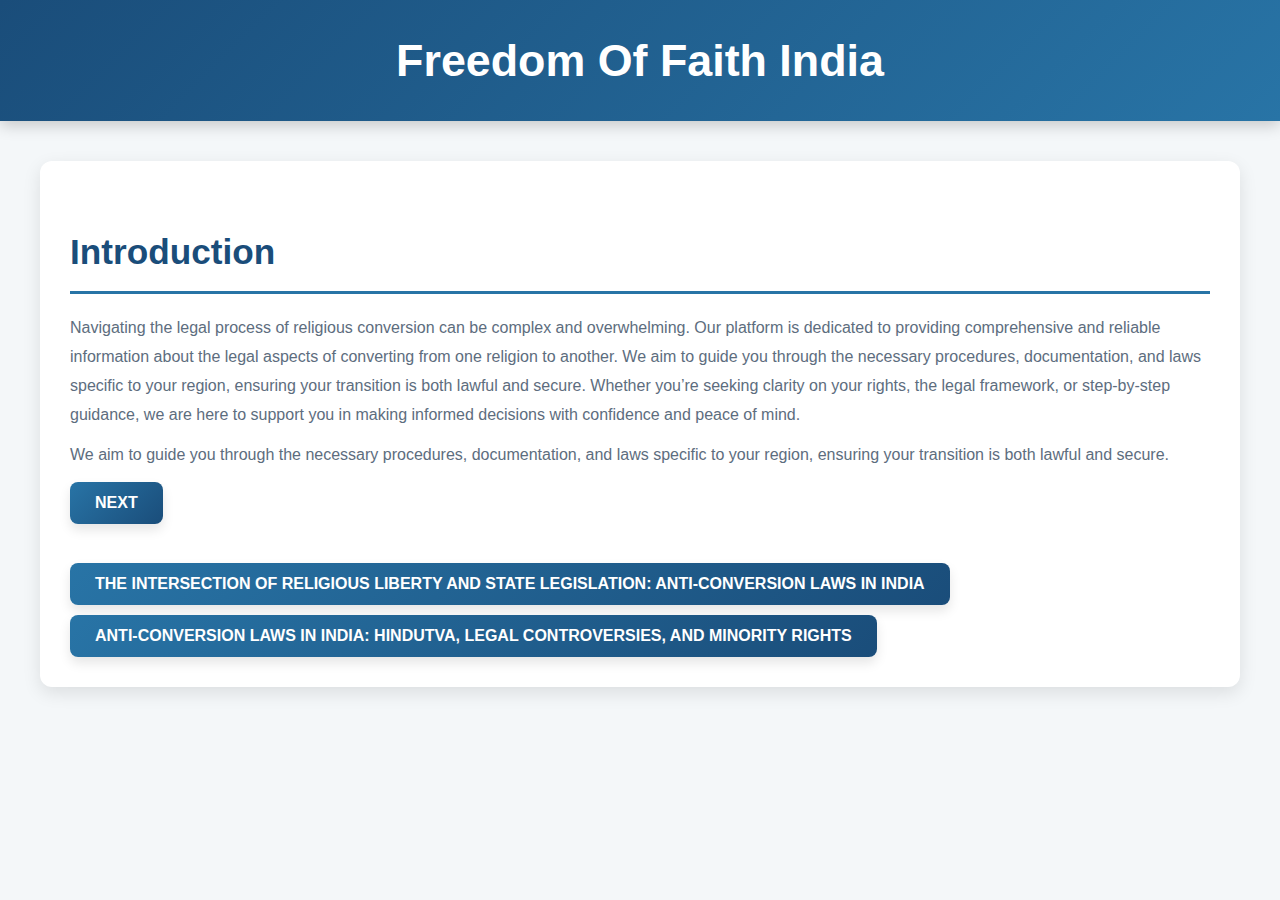
<file: index.html>
<!DOCTYPE html>
<html lang="en">
<head>
    <meta charset="UTF-8">
    <meta name="viewport" content="width=device-width, initial-scale=1.0">
    <title>Freedom Of Faith India</title>
    <link rel="stylesheet" href="styles.css">
    <style>
        /* Inline styling for quick adjustments */
        .button-spacing {
            margin-top: 10px; /* Add space between buttons */
        }
    </style>
</head>
<body>
    <header>
        <h1>Freedom Of Faith India</h1>
    </header>
    <main>
        <section id="introduction">
            <h2>Introduction</h2>
            <p>
               Navigating the legal process of religious conversion can be complex and overwhelming. Our platform is dedicated to providing comprehensive and reliable information about the legal aspects of converting from one religion to another. We aim to guide you through the necessary procedures, documentation, and laws specific to your region, ensuring your transition is both lawful and secure. Whether you’re seeking clarity on your rights, the legal framework, or step-by-step guidance, we are here to support you in making informed decisions with confidence and peace of mind.
            </p>
            <p>
                We aim to guide you through the necessary procedures, documentation, and laws specific to your region, ensuring your transition is both lawful and secure.
            </p>
            <!-- Next Button -->
            <button id="next-btn" onclick="window.location.href='second.html';">Next</button>
            <br><br>
            <!-- Blog Buttons -->
            <button id="blog-btn" onclick="window.location.href='blog.html'" class="button-spacing">
                The Intersection of Religious Liberty and State Legislation: Anti-Conversion Laws in India
            </button>
            <button id="blog2-btn" onclick="window.location.href='blog2.html'" class="button-spacing">
                Anti-Conversion Laws in India: Hindutva, Legal Controversies, and Minority Rights
            </button>
        </section>
    </main>
    <script src="script.js"></script>
</body>
</html>
</file>
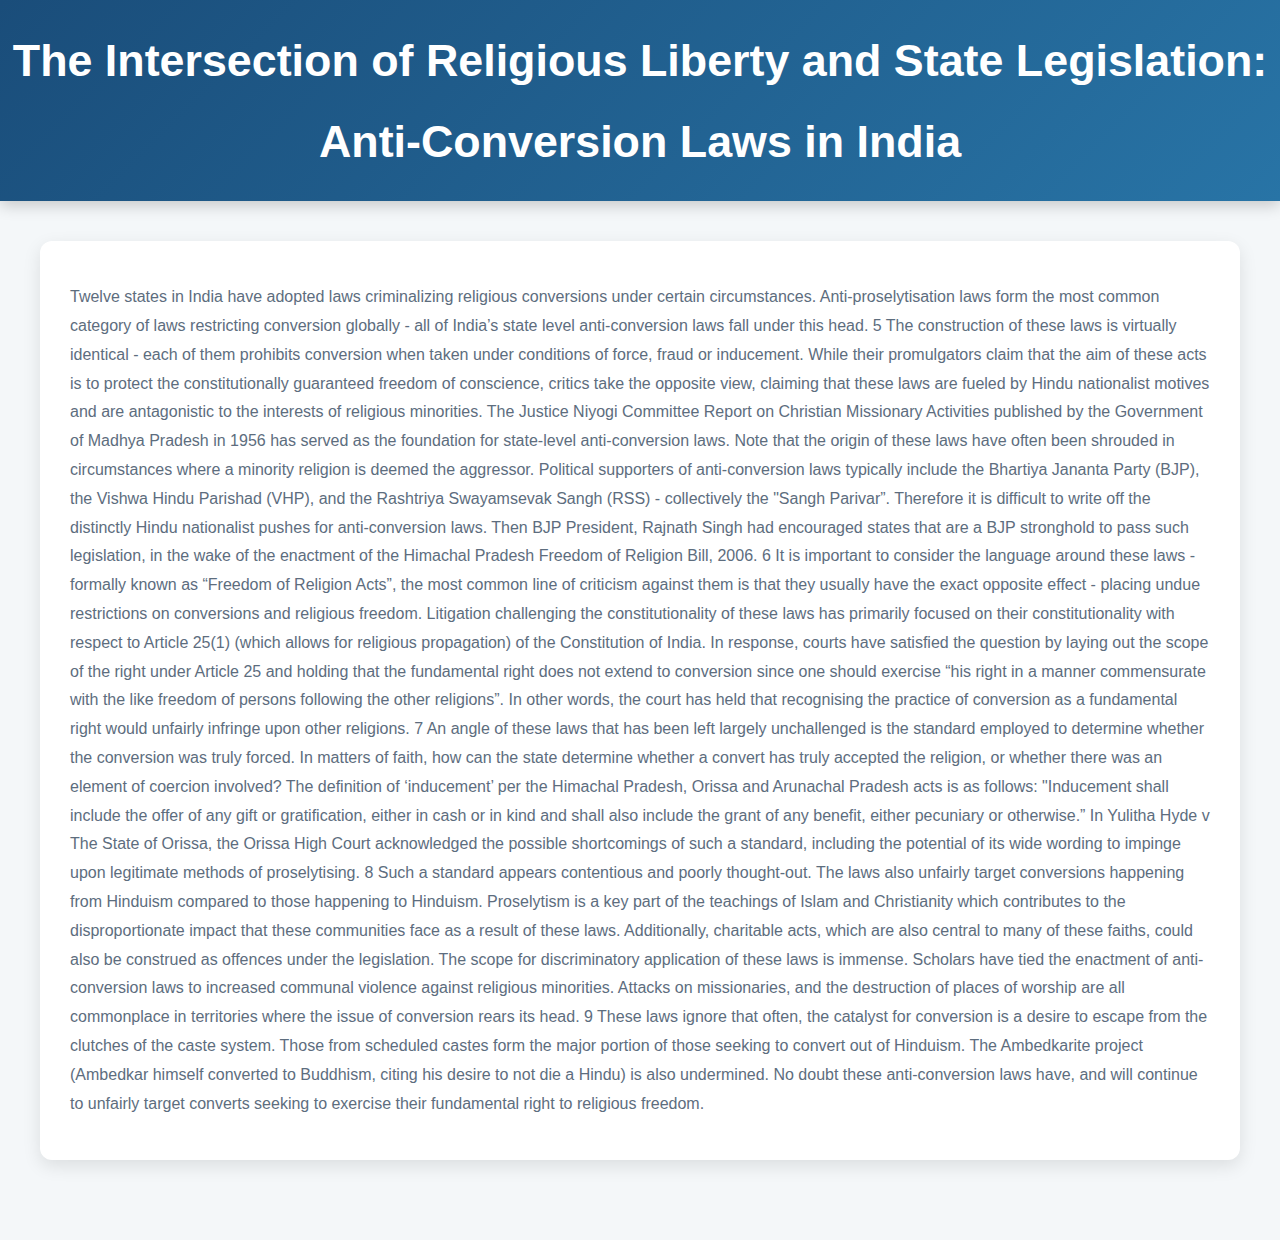
<file: blog.html>
<!DOCTYPE html>
<html lang="en">
<head>
    <meta charset="UTF-8">
    <meta name="viewport" content="width=device-width, initial-scale=1.0">
    <title>The Intersection of Religious Liberty and State Legislation</title>
    <link rel="stylesheet" href="styles.css">
</head>
<body>
    <header>
        <h1>The Intersection of Religious Liberty and State Legislation: Anti-Conversion Laws in India</h1>
    </header>
    <main>
        <section>
            <p>
                Twelve states in India have adopted laws criminalizing religious conversions under certain
                circumstances. Anti-proselytisation laws form the most common category of laws restricting
                conversion globally - all of India’s state level anti-conversion laws fall under this head.
                5
                The construction of these laws is virtually identical - each of them prohibits conversion when
                taken under conditions of force, fraud or inducement. While their promulgators claim that the
                aim of these acts is to protect the constitutionally guaranteed freedom of conscience, critics take
                the opposite view, claiming that these laws are fueled by Hindu nationalist motives and are
                antagonistic to the interests of religious minorities.
                The Justice Niyogi Committee Report on Christian Missionary Activities published by the
                Government of Madhya Pradesh in 1956 has served as the foundation for state-level
                anti-conversion laws. Note that the origin of these laws have often been shrouded in
                circumstances where a minority religion is deemed the aggressor.
                Political supporters of anti-conversion laws typically include the Bhartiya Jananta Party (BJP),
                the Vishwa Hindu Parishad (VHP), and the Rashtriya Swayamsevak Sangh (RSS) -
                collectively the "Sangh Parivar”. Therefore it is difficult to write off the distinctly Hindu nationalist
                pushes for anti-conversion laws. Then BJP President, Rajnath Singh had encouraged states
                that are a BJP stronghold to pass such legislation, in the wake of the enactment of the Himachal
                Pradesh Freedom of Religion Bill, 2006.
                6
                It is important to consider the language around these laws - formally known as “Freedom of
                Religion Acts”, the most common line of criticism against them is that they usually have the
                exact opposite effect - placing undue restrictions on conversions and religious freedom.
                Litigation challenging the constitutionality of these laws has primarily focused on their
                constitutionality with respect to Article 25(1) (which allows for religious propagation) of the
                Constitution of India. In response, courts have satisfied the question by laying out the scope of
                the right under Article 25 and holding that the fundamental right does not extend to conversion
                since one should exercise “his right in a manner commensurate with the like freedom of persons
                following the other religions”. In other words, the court has held that recognising the practice of
                conversion as a fundamental right would unfairly infringe upon other religions.
                7
                An angle of these laws that has been left largely unchallenged is the standard employed to
                determine whether the conversion was truly forced. In matters of faith, how can the state
                determine whether a convert has truly accepted the religion, or whether there was an element of
                coercion involved? The definition of ‘inducement’ per the Himachal Pradesh, Orissa and
                Arunachal Pradesh acts is as follows: "Inducement shall include the offer of any gift or
                gratification, either in cash or in kind and shall also include the grant of any benefit, either
                pecuniary or otherwise.” In Yulitha Hyde v The State of Orissa, the Orissa High Court
                
                acknowledged the possible shortcomings of such a standard, including the potential of its wide
                wording to impinge upon legitimate methods of proselytising.
                8 Such a standard appears
                contentious and poorly thought-out.
                The laws also unfairly target conversions happening from Hinduism compared to those
                happening to Hinduism. Proselytism is a key part of the teachings of Islam and Christianity
                which contributes to the disproportionate impact that these communities face as a result of
                these laws. Additionally, charitable acts, which are also central to many of these faiths, could
                also be construed as offences under the legislation. The scope for discriminatory application of
                these laws is immense.
                Scholars have tied the enactment of anti-conversion laws to increased communal violence
                against religious minorities. Attacks on missionaries, and the destruction of places of worship
                are all commonplace in territories where the issue of conversion rears its head.
                9
                These laws ignore that often, the catalyst for conversion is a desire to escape from the clutches
                of the caste system. Those from scheduled castes form the major portion of those seeking to
                convert out of Hinduism. The Ambedkarite project (Ambedkar himself converted to Buddhism,
                citing his desire to not die a Hindu) is also undermined. No doubt these anti-conversion laws
                have, and will continue to unfairly target converts seeking to exercise their fundamental right to
                religious freedom.
            </p>
        </section>
    </main>
</body>
</html>
</file>
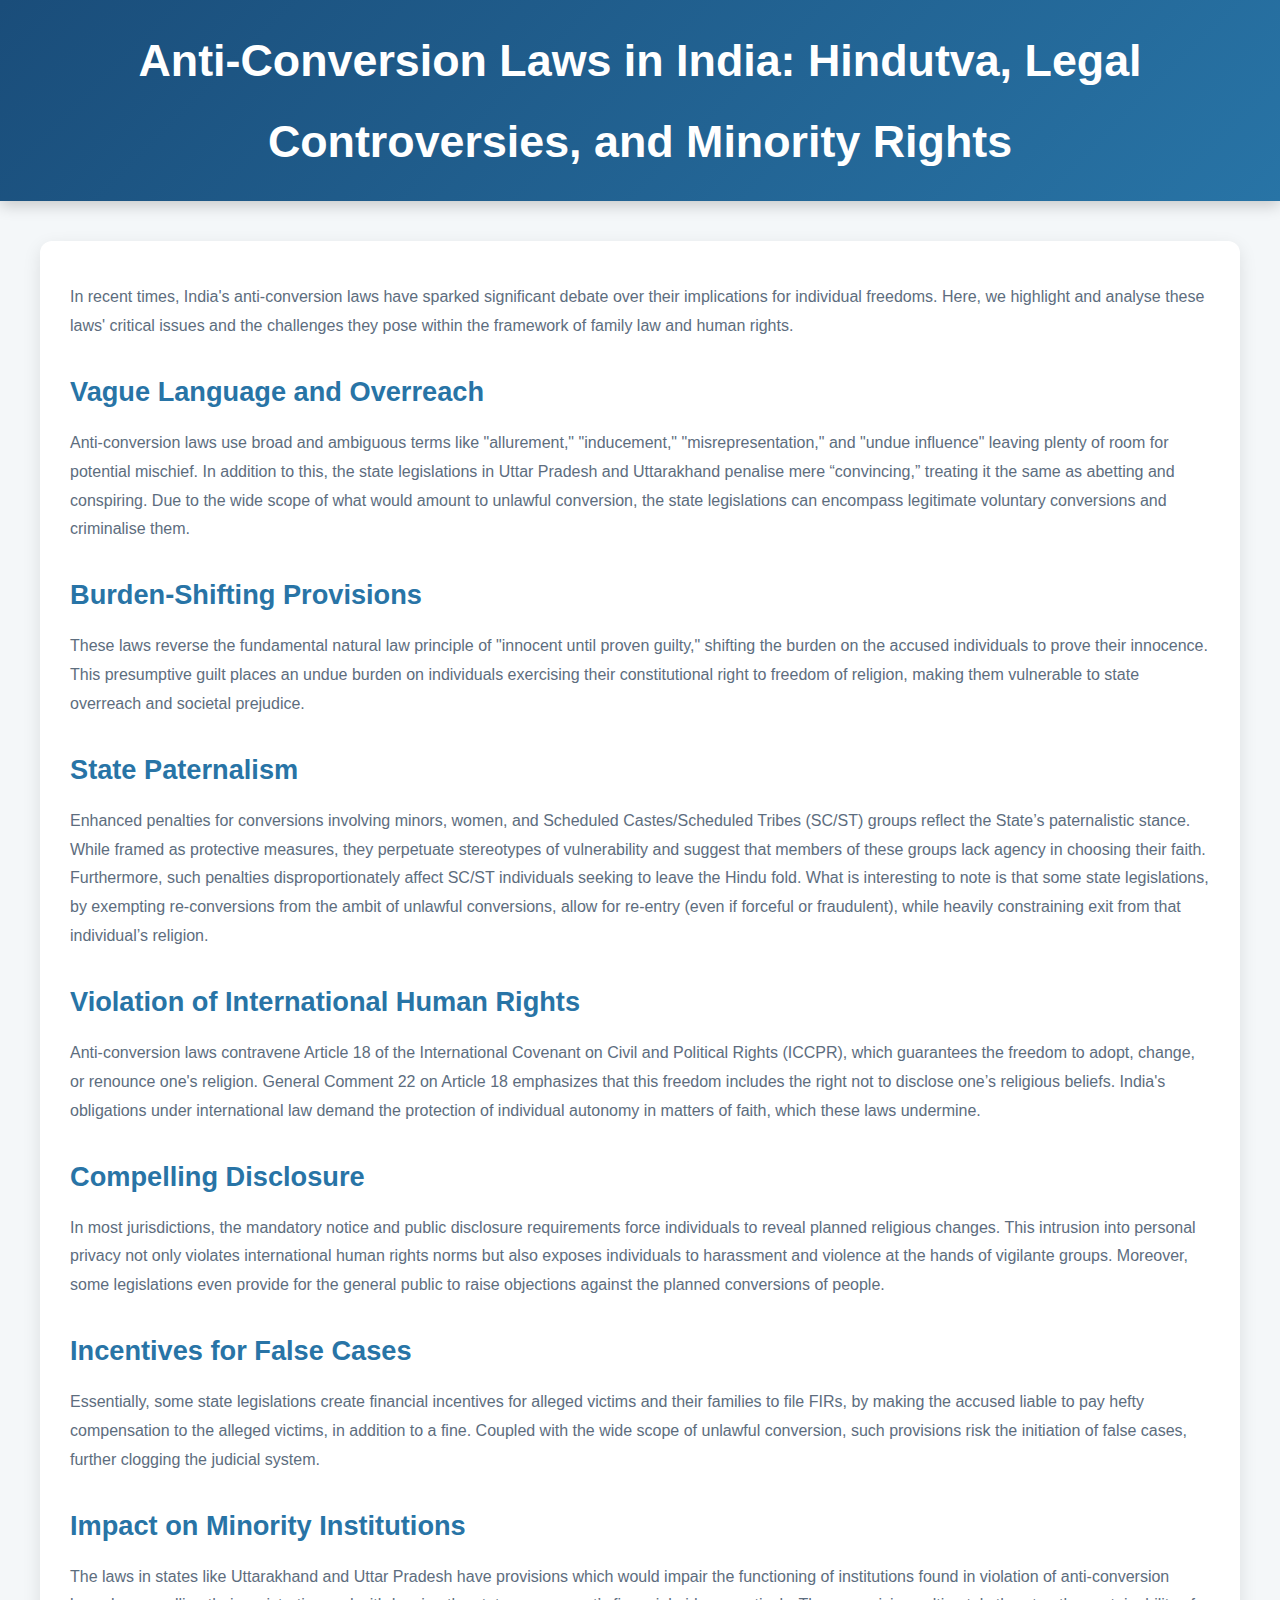
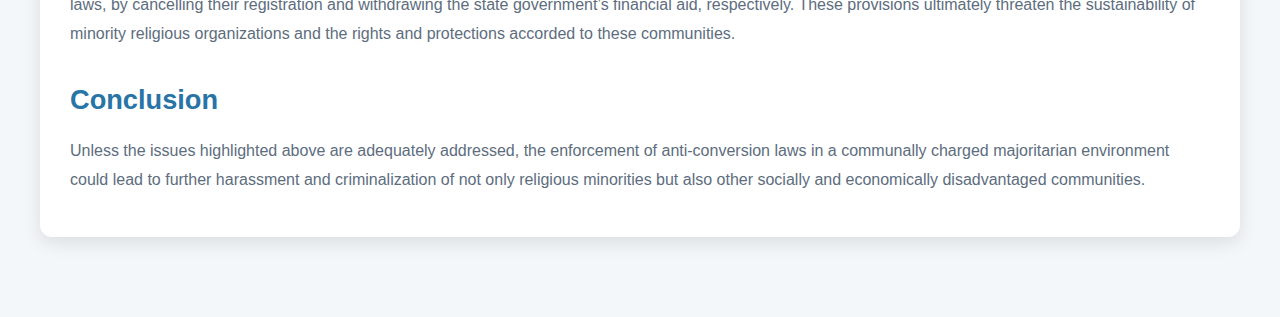
<file: blog2.html>
<!DOCTYPE html>
<html lang="en">
<head>
    <meta charset="UTF-8">
    <meta name="viewport" content="width=device-width, initial-scale=1.0">
    <title>Anti-Conversion Laws in India</title>
    <link rel="stylesheet" href="styles.css">
</head>
<body>
    <header>
        <h1>Anti-Conversion Laws in India: Hindutva, Legal Controversies, and Minority Rights</h1>
    </header>
    <main>
        <section id="anti-conversion-laws">
            <p>
                In recent times, India's anti-conversion laws have sparked significant debate over their implications for individual freedoms. Here, we highlight and analyse these laws' critical issues and the challenges they pose within the framework of family law and human rights.
            </p>
            <h3>Vague Language and Overreach</h3>
            <p>
                Anti-conversion laws use broad and ambiguous terms like "allurement," "inducement," "misrepresentation," and "undue influence" leaving plenty of room for potential mischief. In addition to this, the state legislations in Uttar Pradesh and Uttarakhand penalise mere “convincing,” treating it the same as abetting and conspiring. Due to the wide scope of what would amount to unlawful conversion, the state legislations can encompass legitimate voluntary conversions and criminalise them.
            </p>
            <h3>Burden-Shifting Provisions</h3>
            <p>
                These laws reverse the fundamental natural law principle of "innocent until proven guilty," shifting the burden on the accused individuals to prove their innocence. This presumptive guilt places an undue burden on individuals exercising their constitutional right to freedom of religion, making them vulnerable to state overreach and societal prejudice.
            </p>
            <h3>State Paternalism</h3>
            <p>
                Enhanced penalties for conversions involving minors, women, and Scheduled Castes/Scheduled Tribes (SC/ST) groups reflect the State’s paternalistic stance. While framed as protective measures, they perpetuate stereotypes of vulnerability and suggest that members of these groups lack agency in choosing their faith. Furthermore, such penalties disproportionately affect SC/ST individuals seeking to leave the Hindu fold. What is interesting to note is that some state legislations, by exempting re-conversions from the ambit of unlawful conversions, allow for re-entry (even if forceful or fraudulent), while heavily constraining exit from that individual’s religion.
            </p>
            <h3>Violation of International Human Rights</h3>
            <p>
                Anti-conversion laws contravene Article 18 of the International Covenant on Civil and Political Rights (ICCPR), which guarantees the freedom to adopt, change, or renounce one's religion. General Comment 22 on Article 18 emphasizes that this freedom includes the right not to disclose one’s religious beliefs. India's obligations under international law demand the protection of individual autonomy in matters of faith, which these laws undermine.
            </p>
            <h3>Compelling Disclosure</h3>
            <p>
                In most jurisdictions, the mandatory notice and public disclosure requirements force individuals to reveal planned religious changes. This intrusion into personal privacy not only violates international human rights norms but also exposes individuals to harassment and violence at the hands of vigilante groups. Moreover, some legislations even provide for the general public to raise objections against the planned conversions of people.
            </p>
            <h3>Incentives for False Cases</h3>
            <p>
                Essentially, some state legislations create financial incentives for alleged victims and their families to file FIRs, by making the accused liable to pay hefty compensation to the alleged victims, in addition to a fine. Coupled with the wide scope of unlawful conversion, such provisions risk the initiation of false cases, further clogging the judicial system.
            </p>
            <h3>Impact on Minority Institutions</h3>
            <p>
                The laws in states like Uttarakhand and Uttar Pradesh have provisions which would impair the functioning of institutions found in violation of anti-conversion laws, by cancelling their registration and withdrawing the state government’s financial aid, respectively. These provisions ultimately threaten the sustainability of minority religious organizations and the rights and protections accorded to these communities.
            </p>
            <h3>Conclusion</h3>
            <p>
                Unless the issues highlighted above are adequately addressed, the enforcement of anti-conversion laws in a communally charged majoritarian environment could lead to further harassment and criminalization of not only religious minorities but also other socially and economically disadvantaged communities.
            </p>
        </section>
    </main>
</body>
</html>
</file>
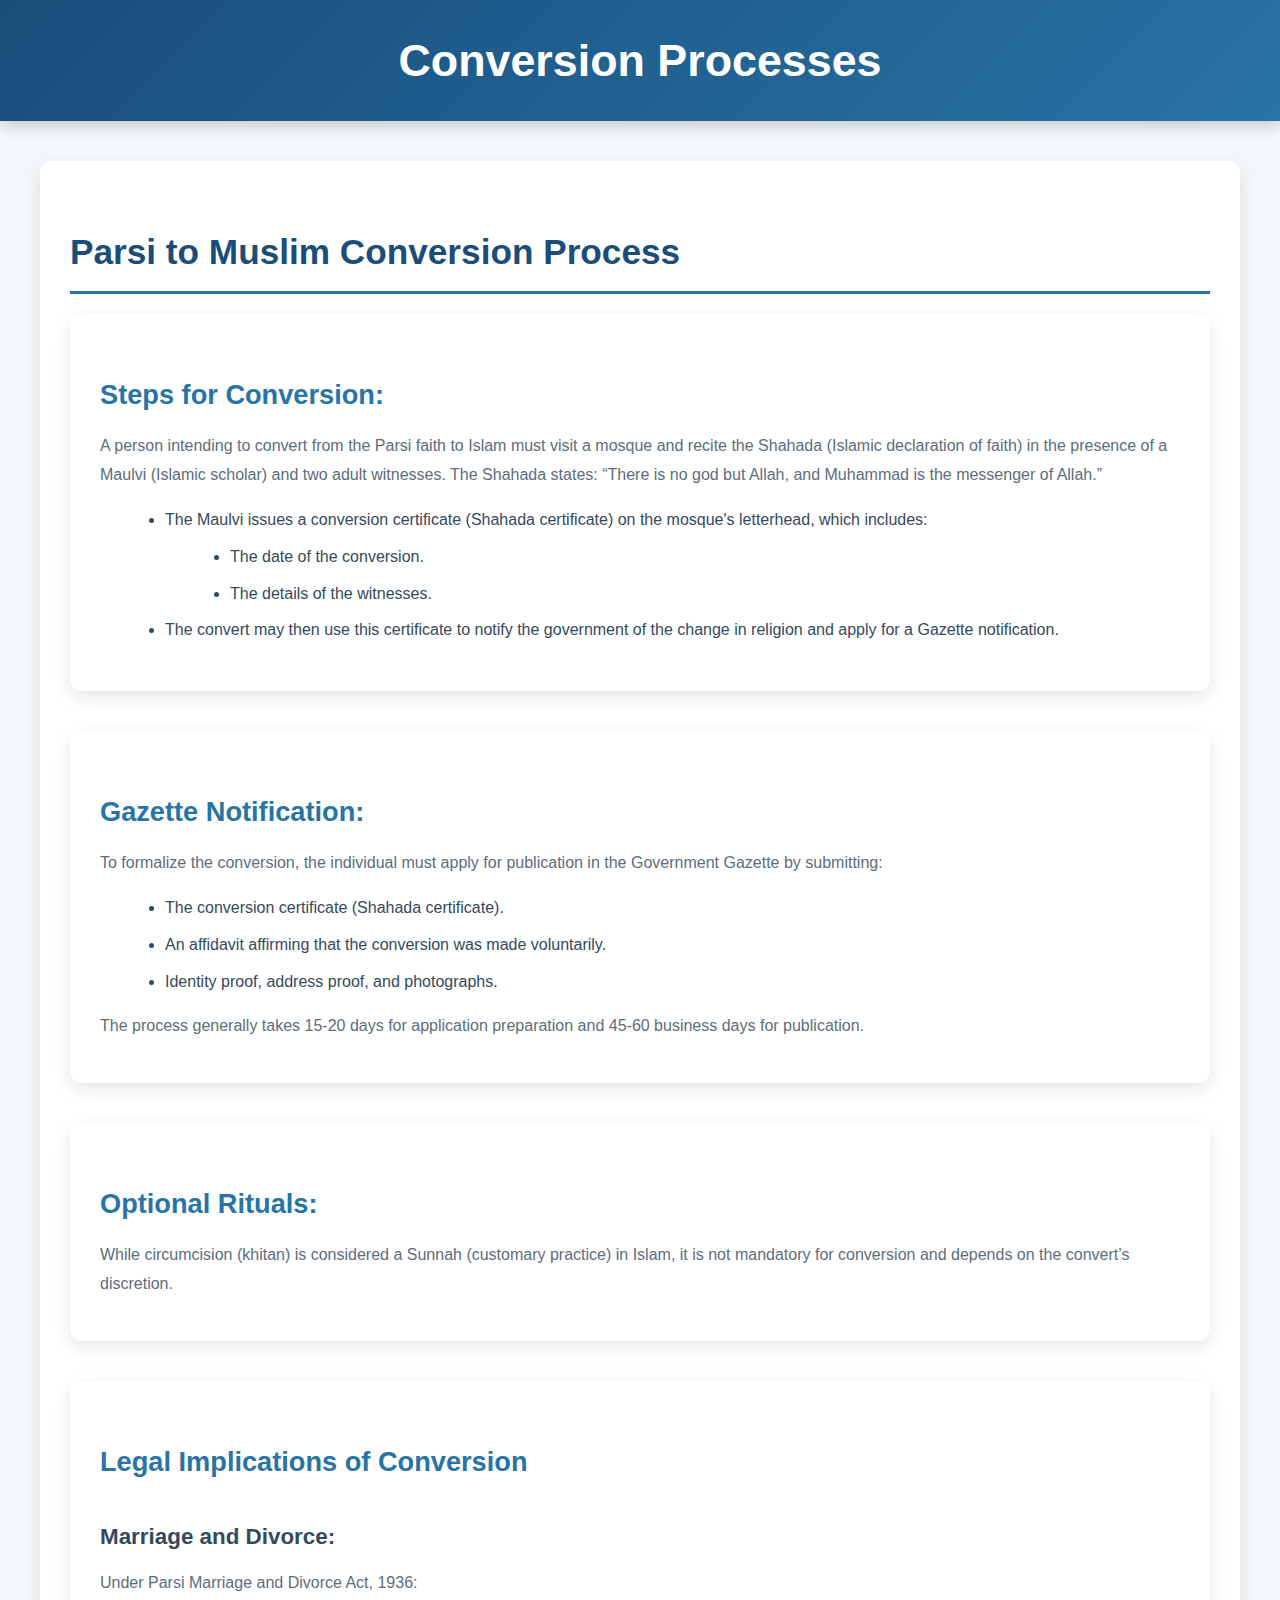
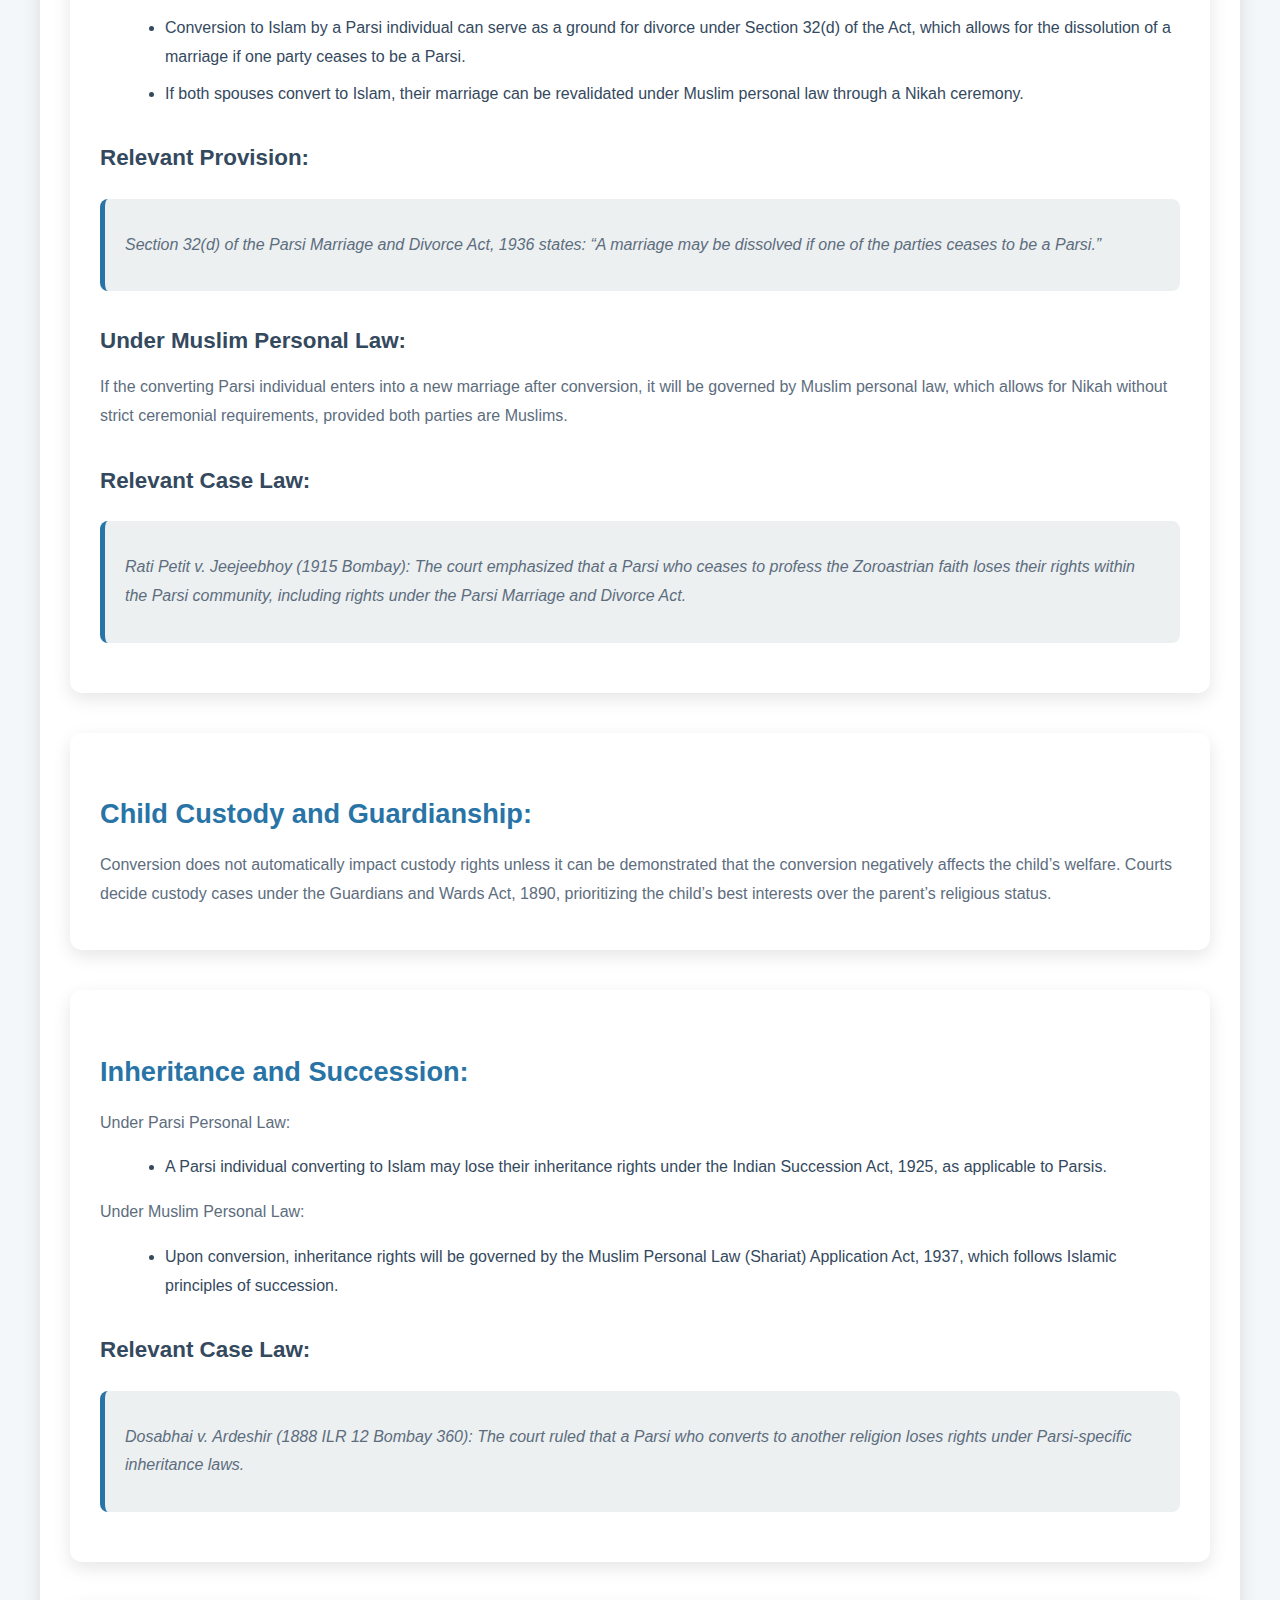
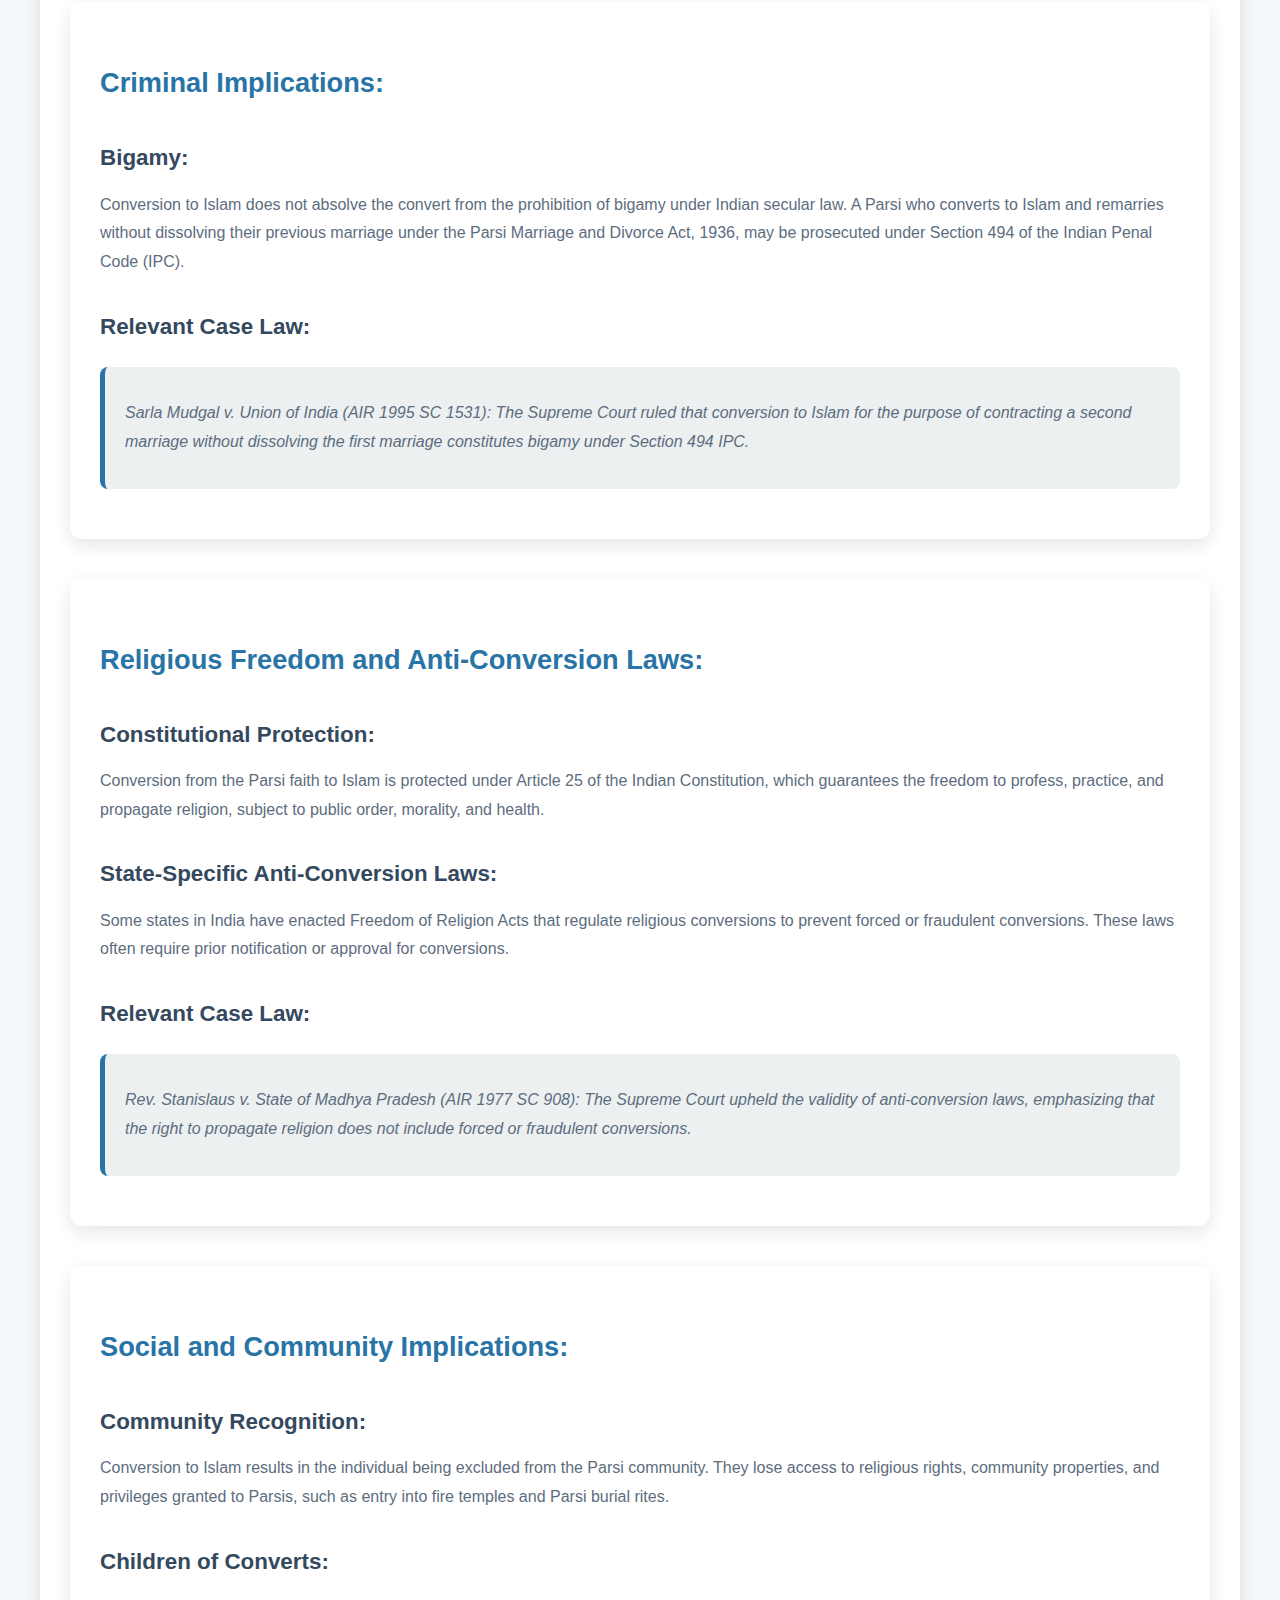
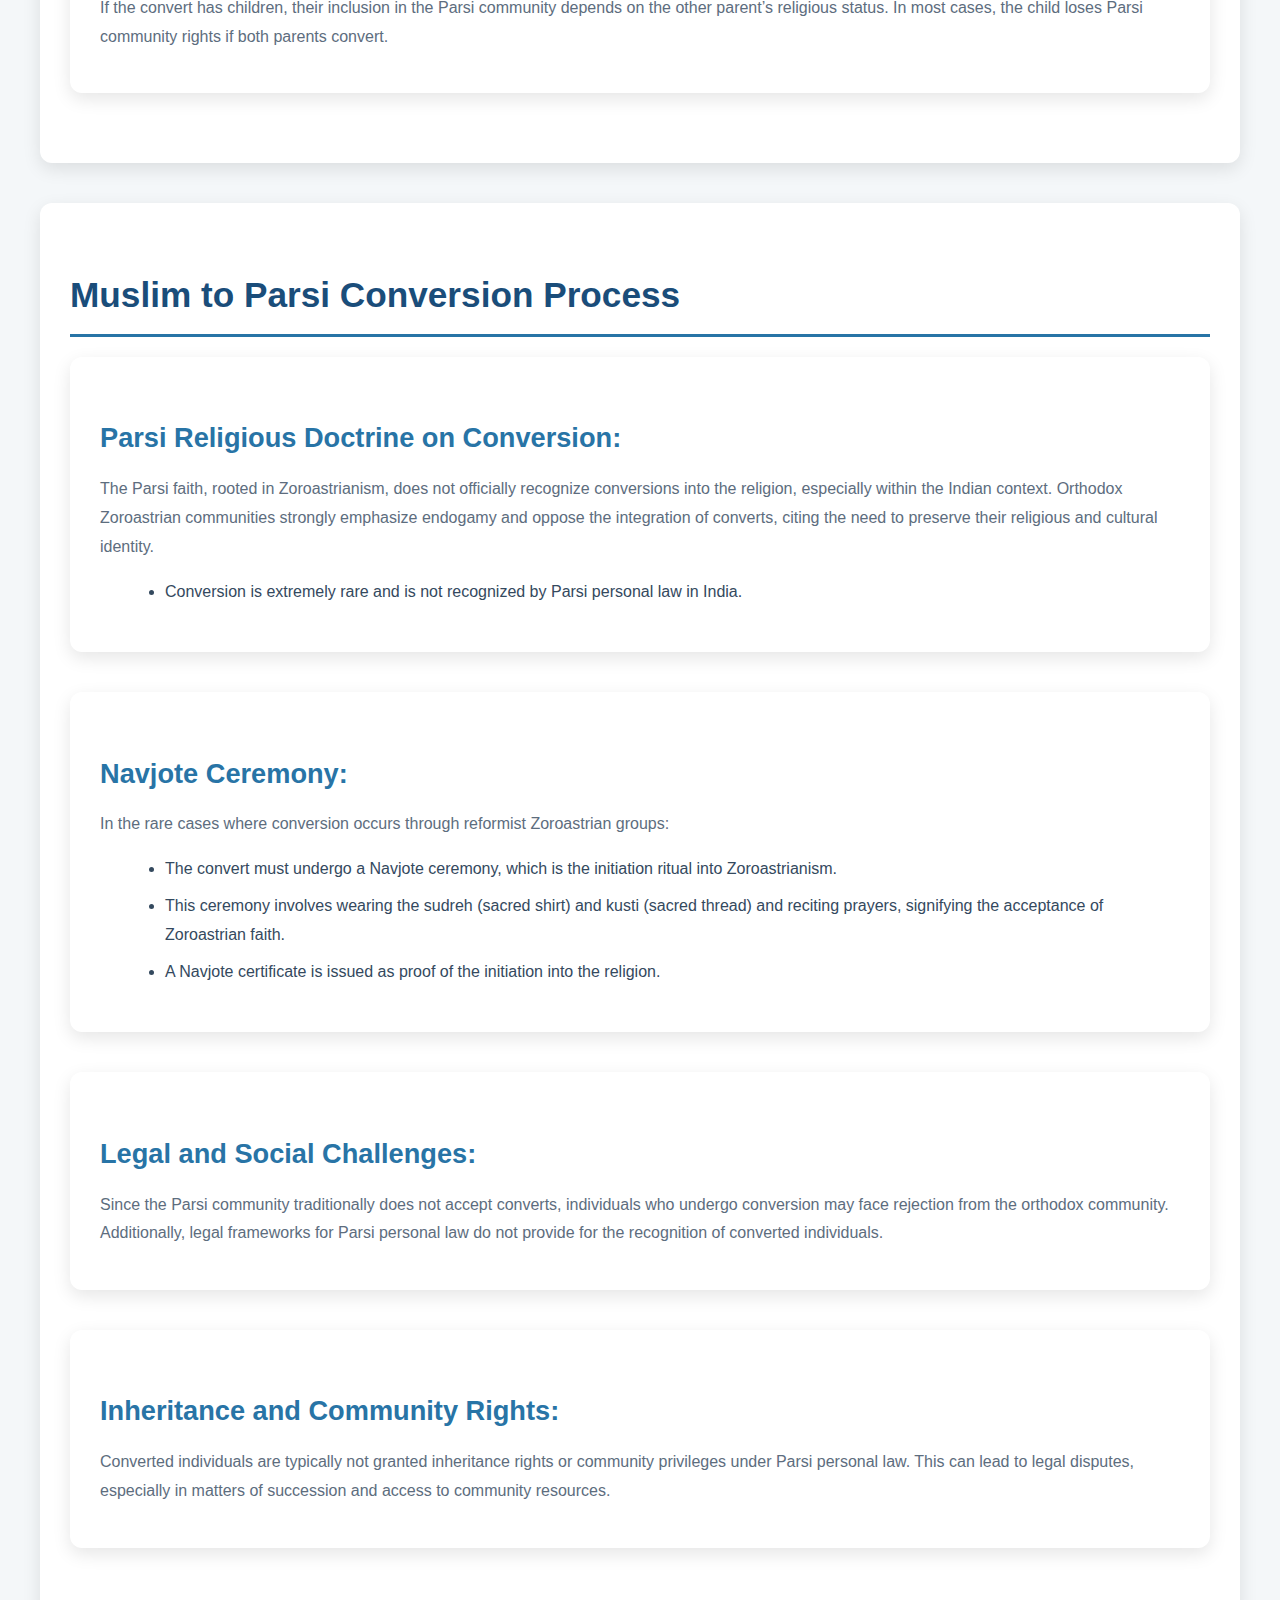
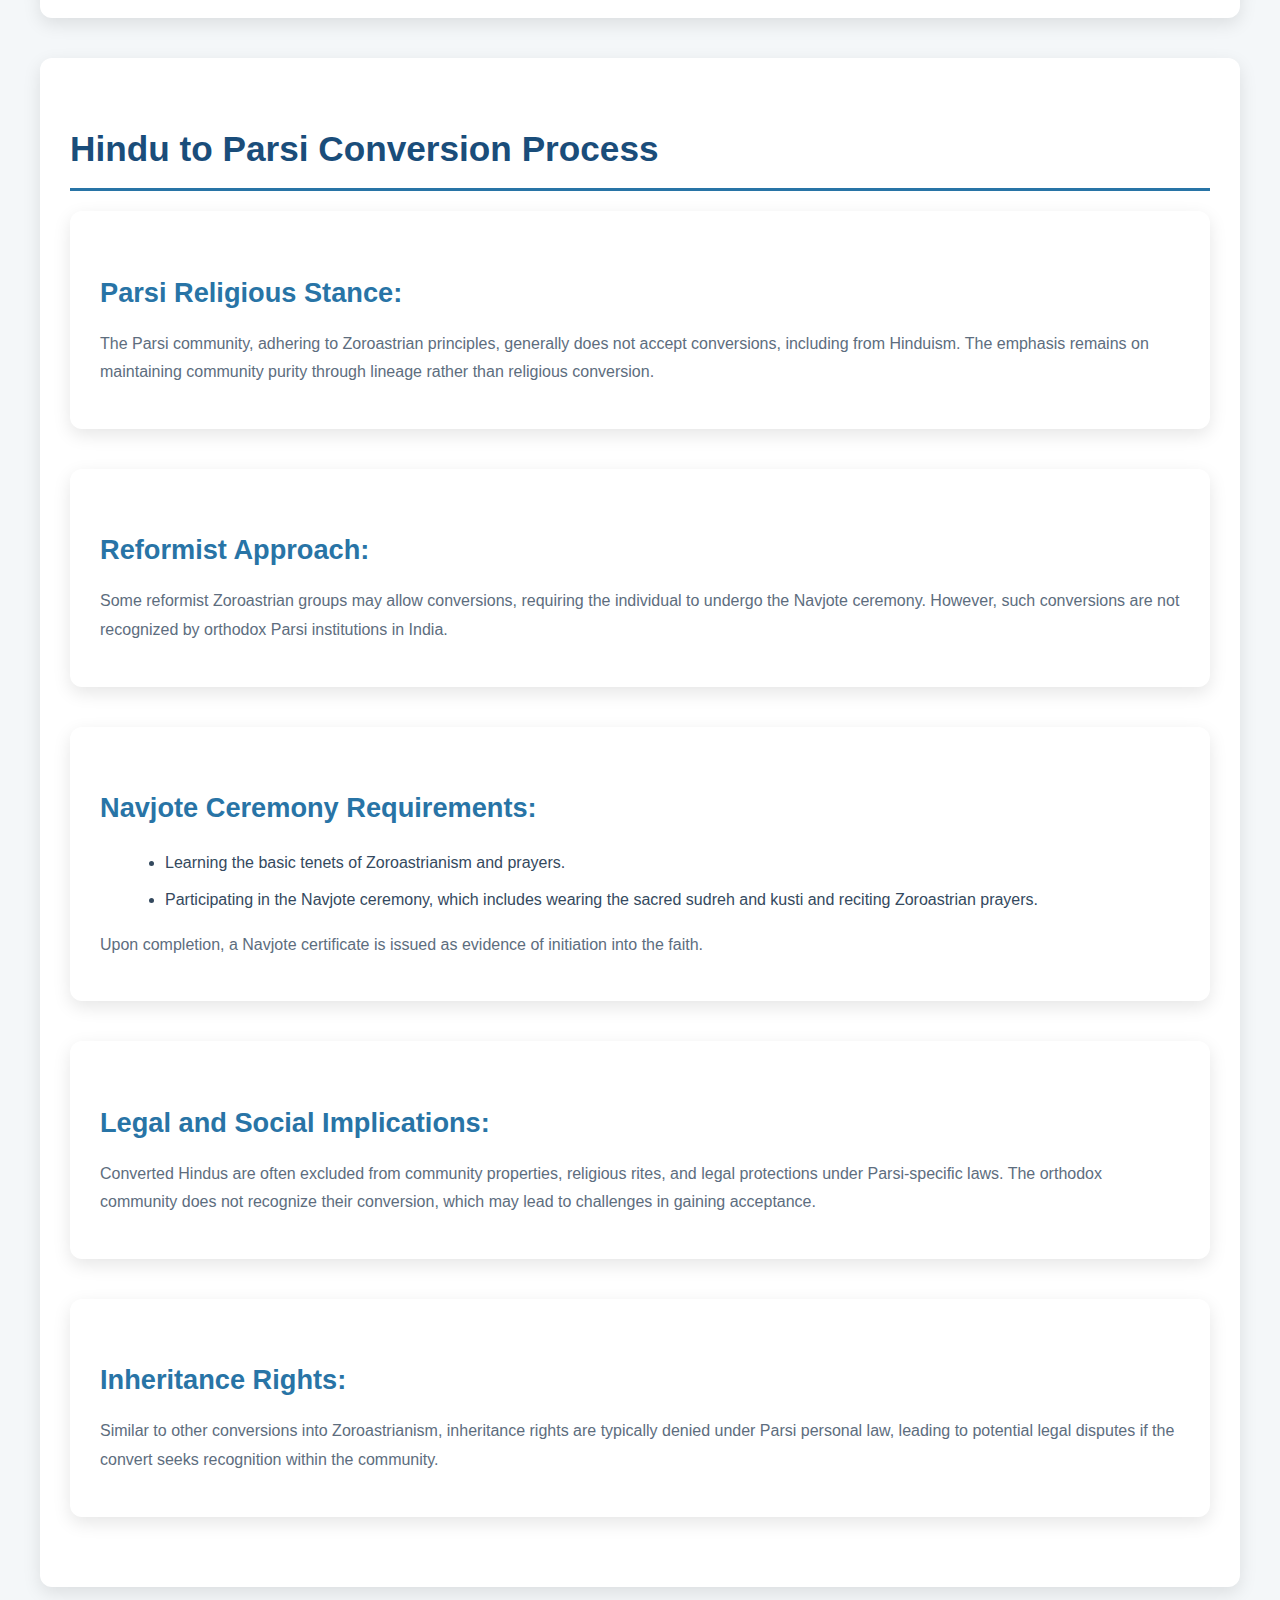
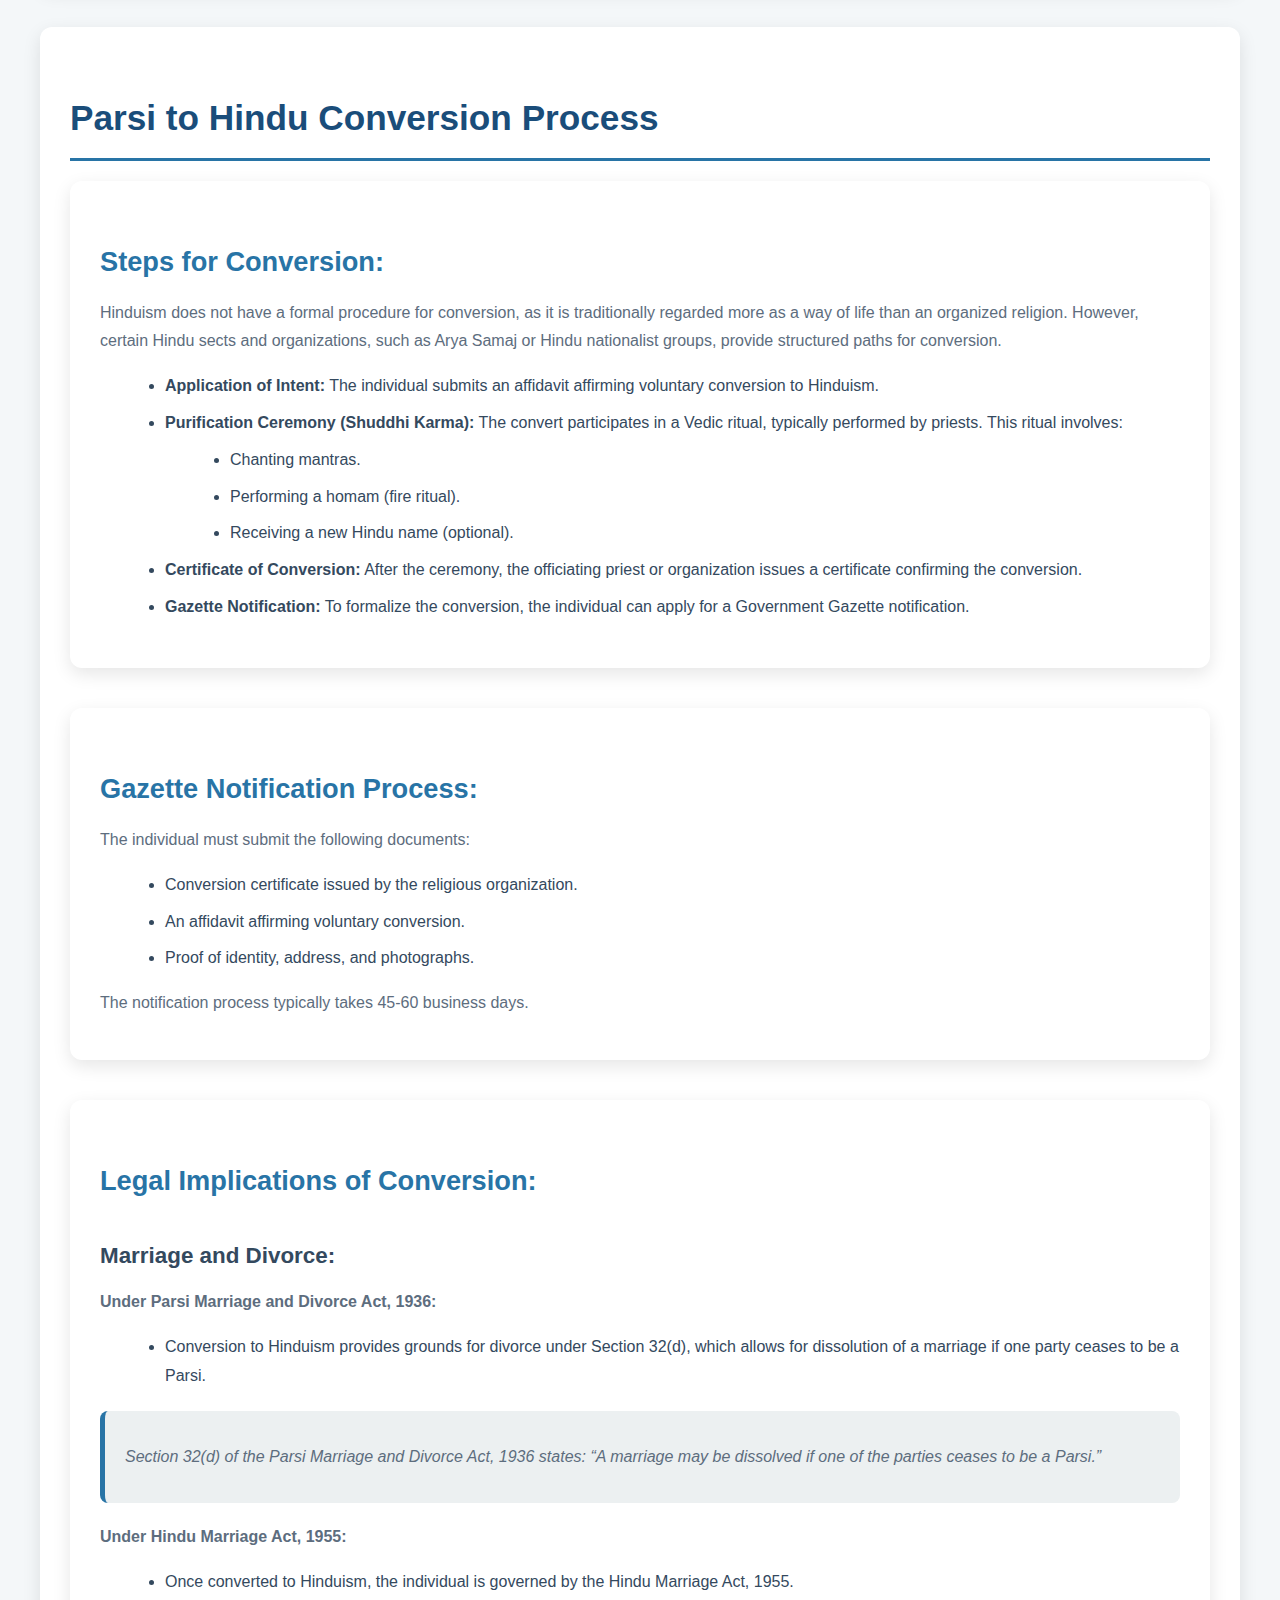
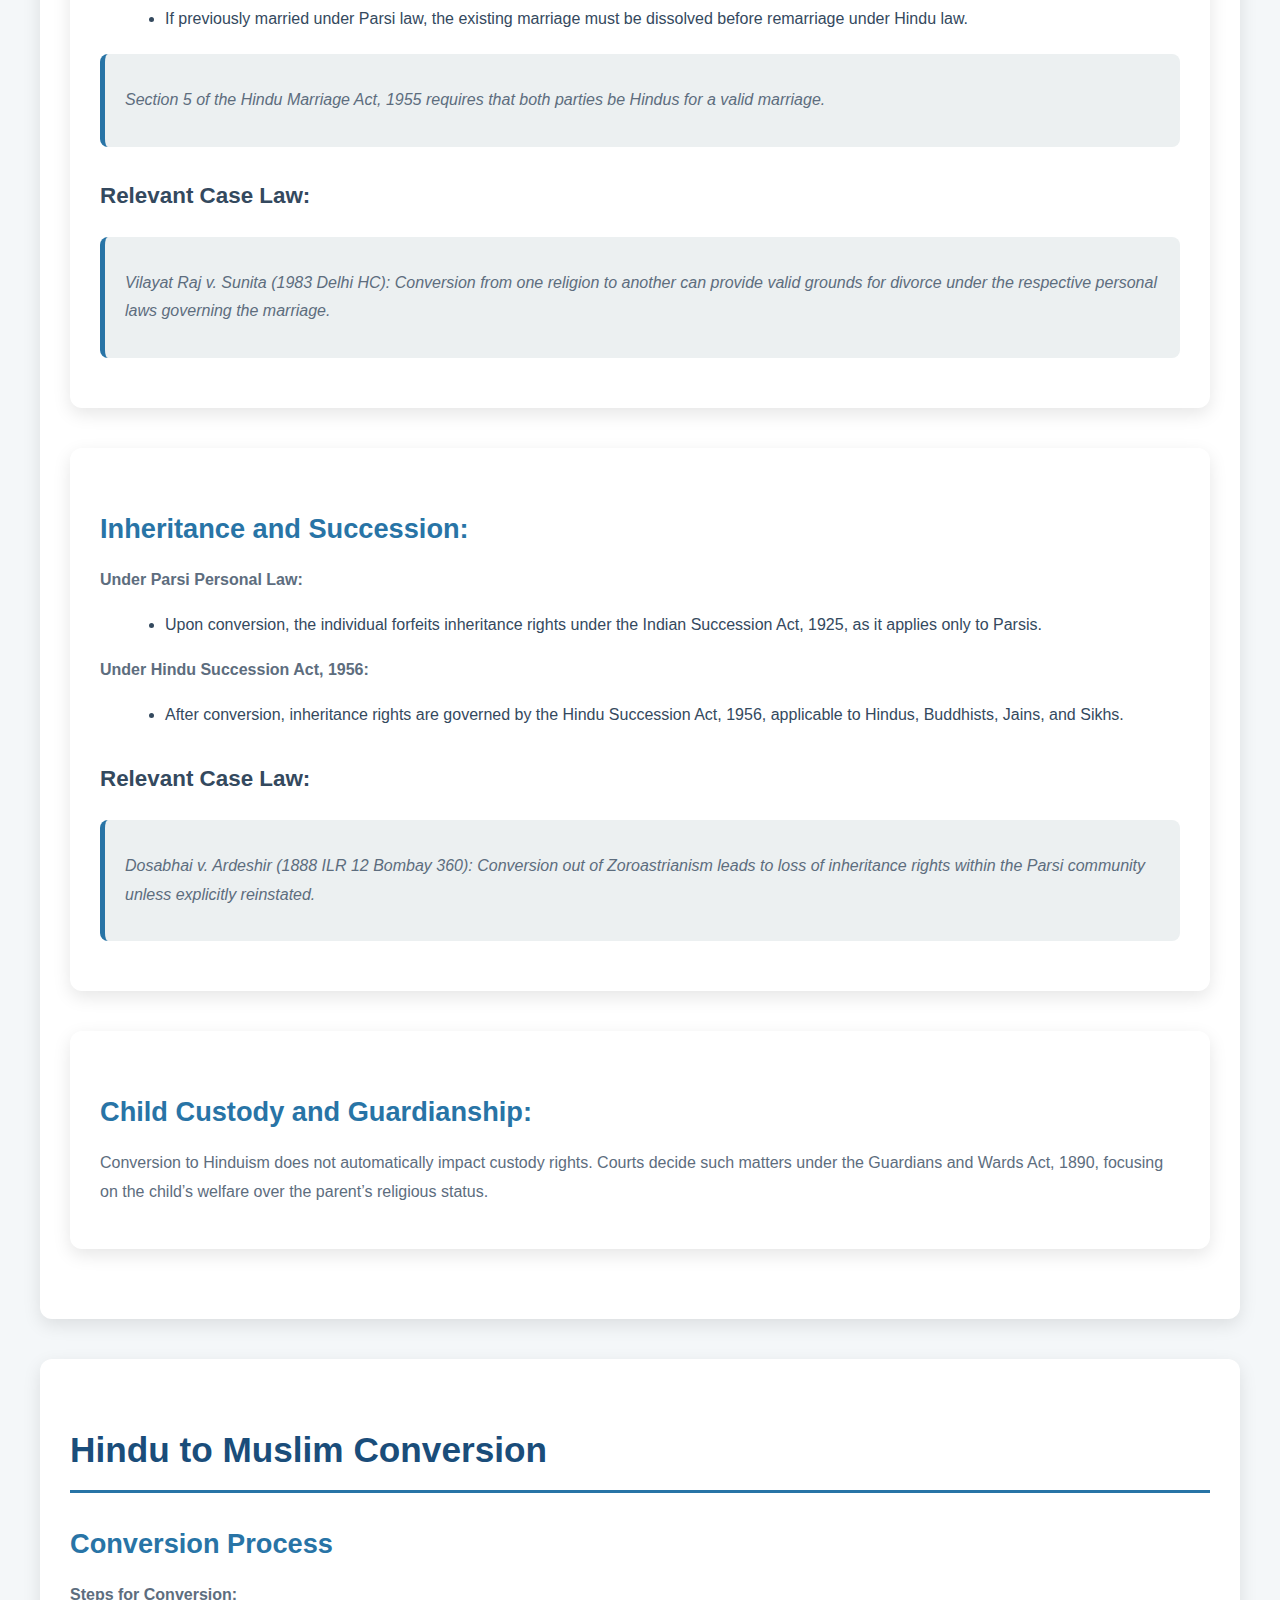
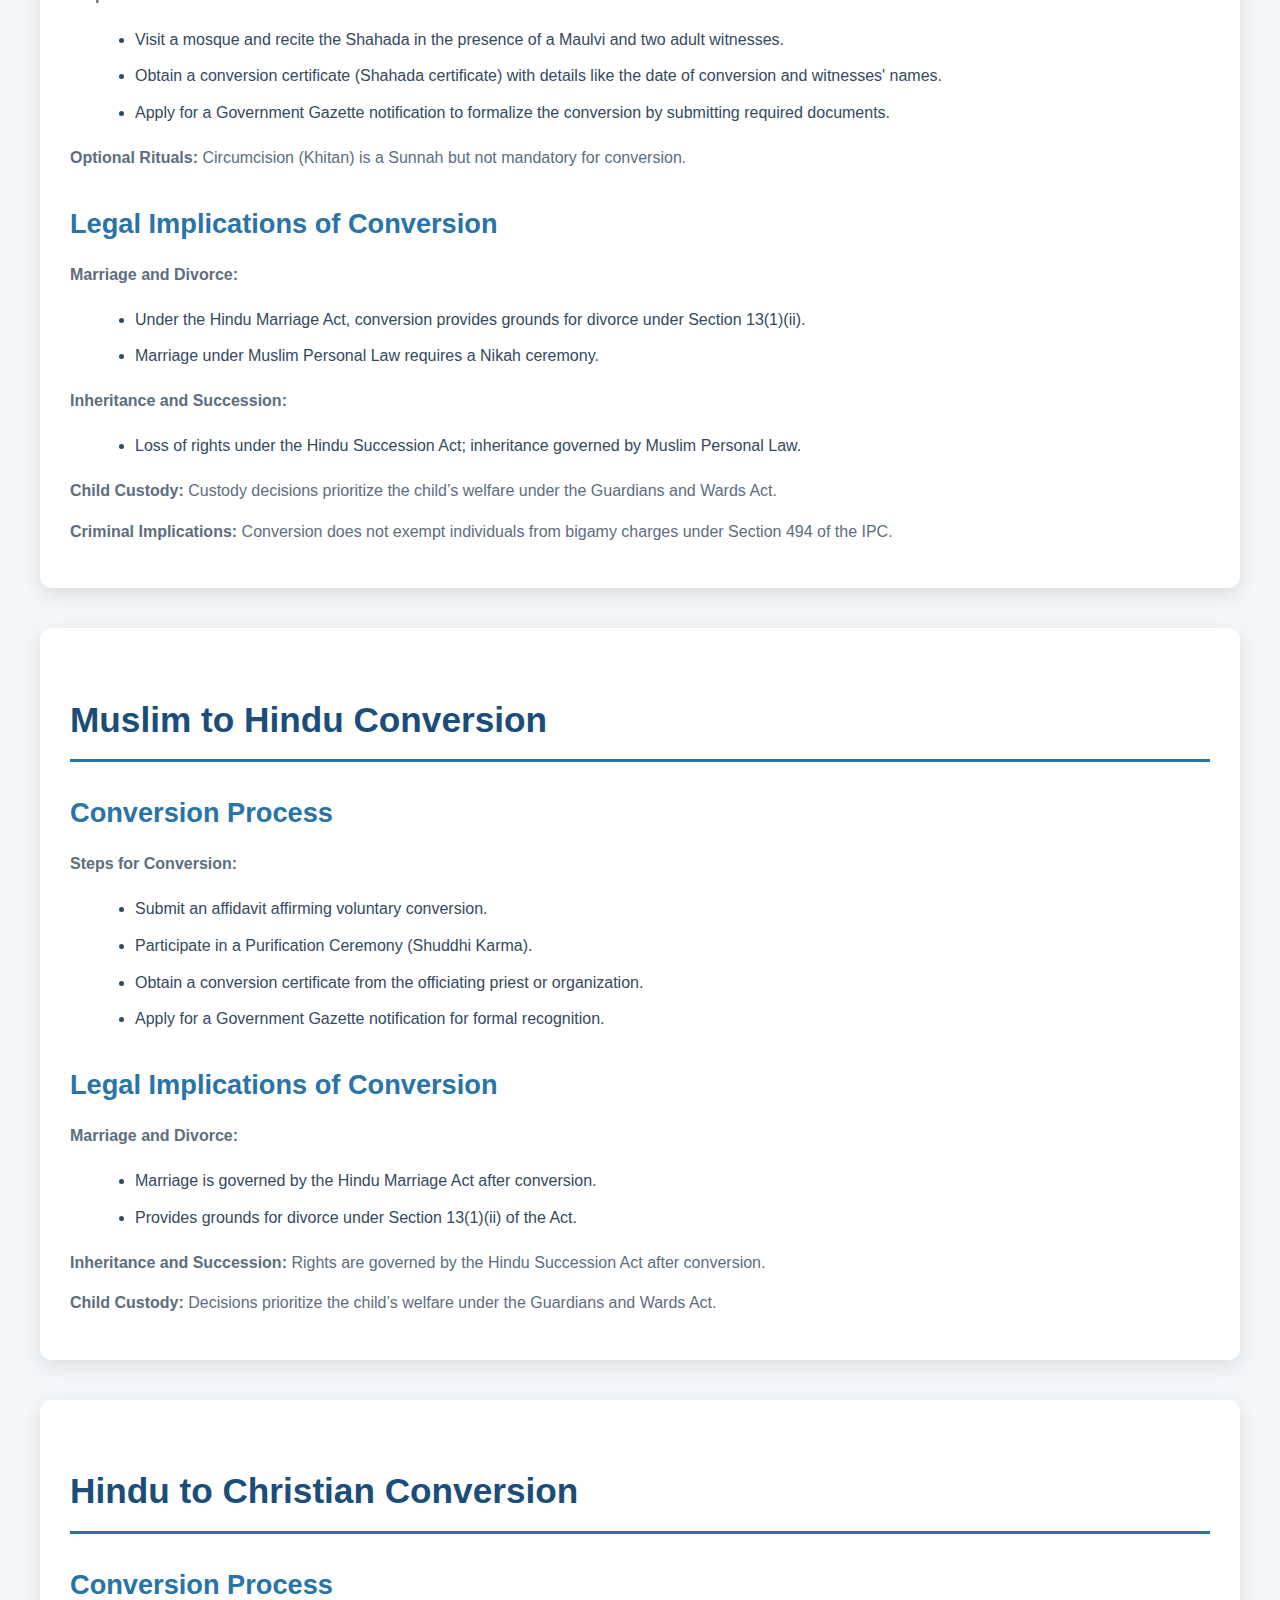
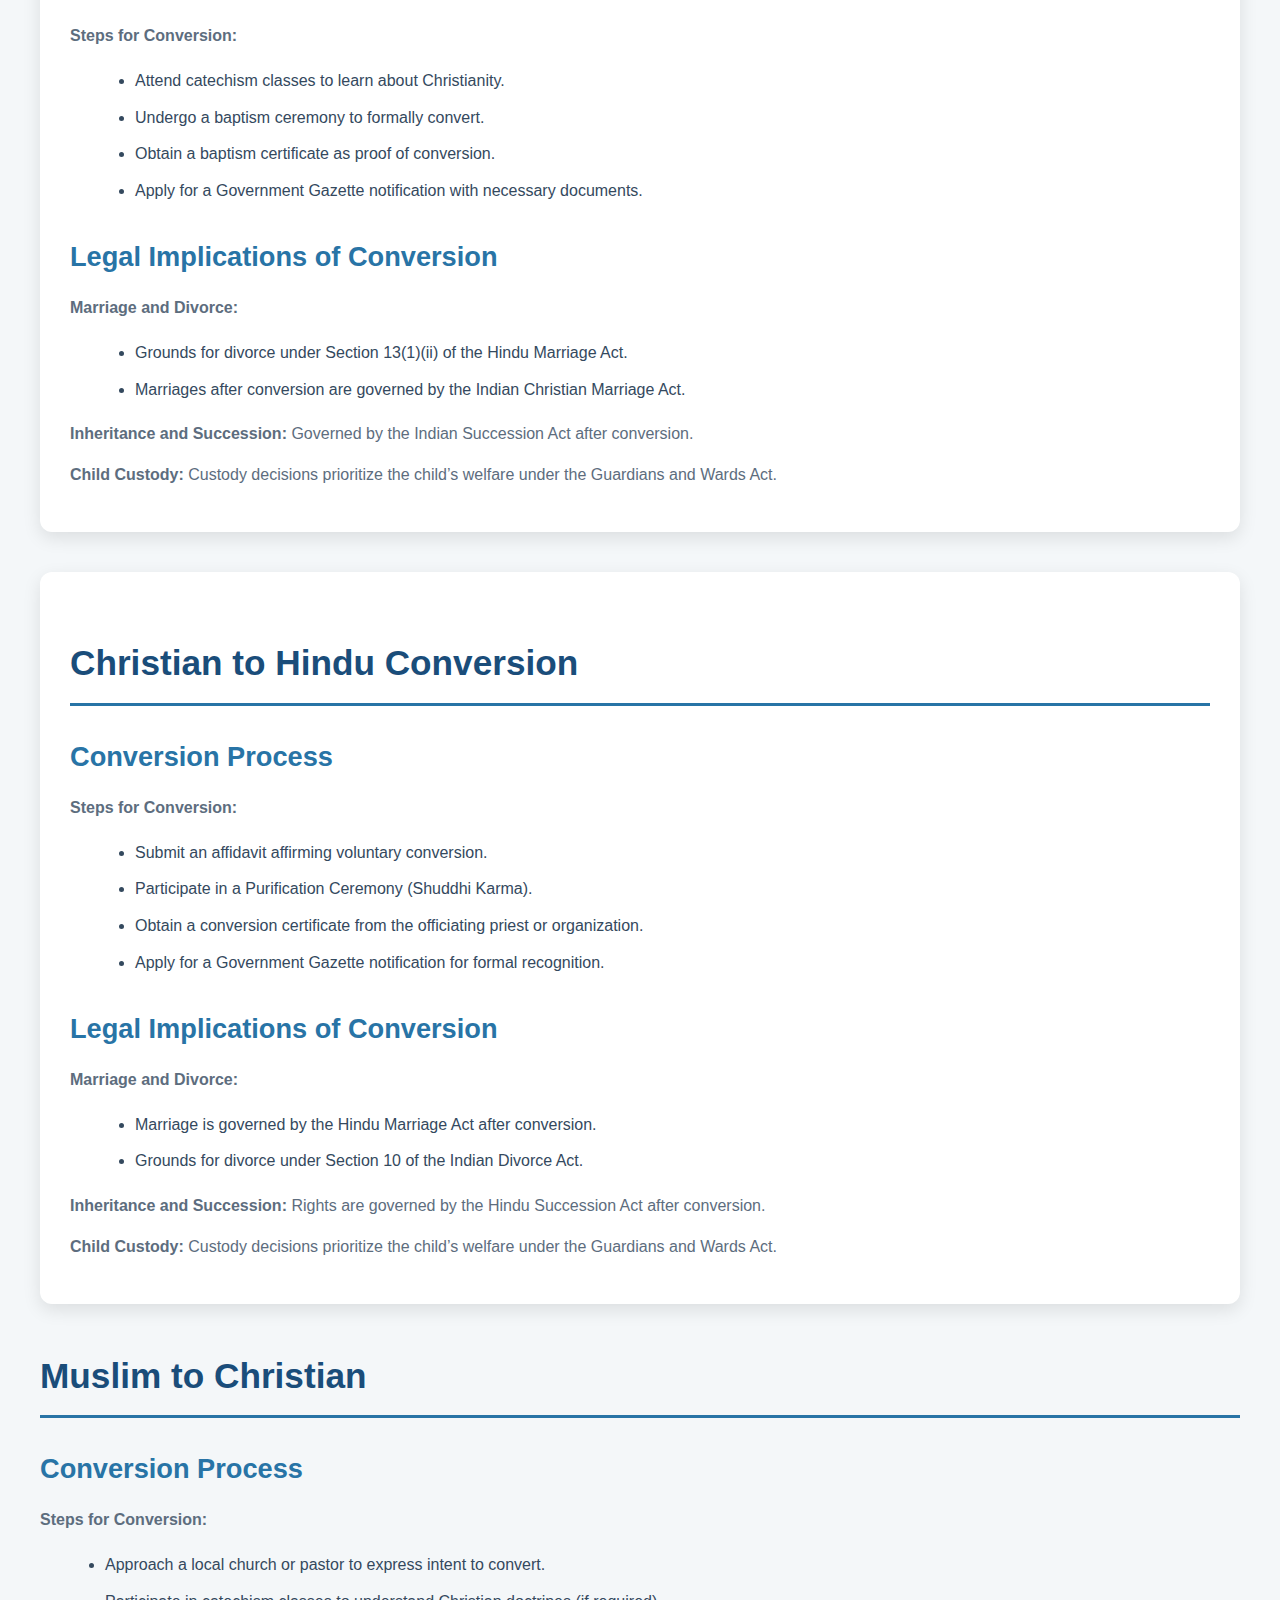
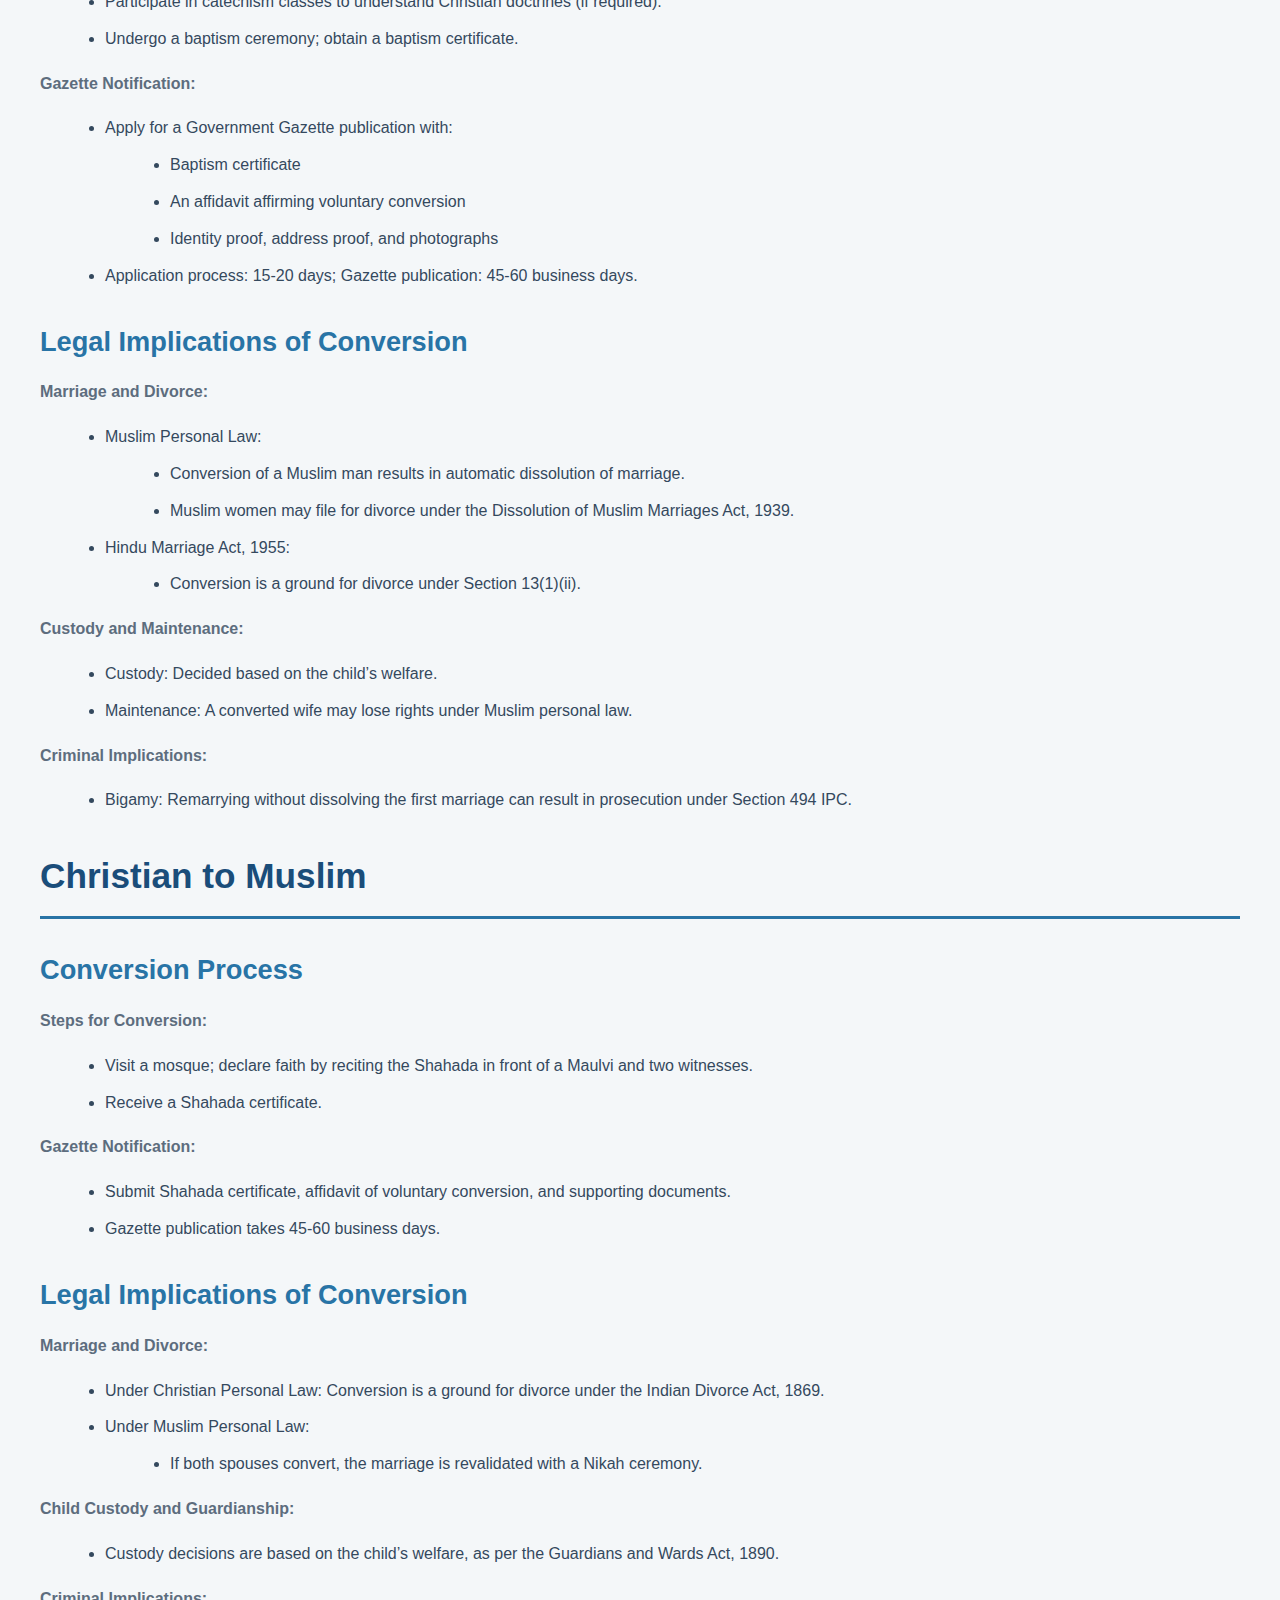
<file: converse.html>
<!DOCTYPE html>
<html lang="en">
<head>
    <meta charset="UTF-8">
    <meta name="viewport" content="width=device-width, initial-scale=1.0">
    <title>Conversion Processes</title>
    <link rel="stylesheet" href="styles.css"> <!-- Link to external CSS file -->
</head>
<body>
  
    <header>
        <h1>Conversion Processes</h1>
    </header>
    <main>
        <section id="parsi-to-muslim">
            <h2>Parsi to Muslim Conversion Process</h2>
            <section>
                <h3>Steps for Conversion:</h3>
                <p>A person intending to convert from the Parsi faith to Islam must visit a mosque and recite the Shahada (Islamic declaration of faith) in the presence of a Maulvi (Islamic scholar) and two adult witnesses. The Shahada states: “There is no god but Allah, and Muhammad is the messenger of Allah.”</p>
                <ul>
                    <li>The Maulvi issues a conversion certificate (Shahada certificate) on the mosque's letterhead, which includes:
                        <ul>
                            <li>The date of the conversion.</li>
                            <li>The details of the witnesses.</li>
                        </ul>
                    </li>
                    <li>The convert may then use this certificate to notify the government of the change in religion and apply for a Gazette notification.</li>
                </ul>
            </section>

            <section>
                <h3>Gazette Notification:</h3>
                <p>To formalize the conversion, the individual must apply for publication in the Government Gazette by submitting:</p>
                <ul>
                    <li>The conversion certificate (Shahada certificate).</li>
                    <li>An affidavit affirming that the conversion was made voluntarily.</li>
                    <li>Identity proof, address proof, and photographs.</li>
                </ul>
                <p>The process generally takes 15-20 days for application preparation and 45-60 business days for publication.</p>
            </section>

            <section>
                <h3>Optional Rituals:</h3>
                <p>While circumcision (khitan) is considered a Sunnah (customary practice) in Islam, it is not mandatory for conversion and depends on the convert’s discretion.</p>
            </section>

            <section>
                <h3>Legal Implications of Conversion</h3>
                <h4>Marriage and Divorce:</h4>
                <p>Under Parsi Marriage and Divorce Act, 1936:</p>
                <ul>
                    <li>Conversion to Islam by a Parsi individual can serve as a ground for divorce under Section 32(d) of the Act, which allows for the dissolution of a marriage if one party ceases to be a Parsi.</li>
                    <li>If both spouses convert to Islam, their marriage can be revalidated under Muslim personal law through a Nikah ceremony.</li>
                </ul>

                <h4>Relevant Provision:</h4>
                <blockquote>
                    <p>Section 32(d) of the Parsi Marriage and Divorce Act, 1936 states: “A marriage may be dissolved if one of the parties ceases to be a Parsi.”</p>
                </blockquote>

                <h4>Under Muslim Personal Law:</h4>
                <p>If the converting Parsi individual enters into a new marriage after conversion, it will be governed by Muslim personal law, which allows for Nikah without strict ceremonial requirements, provided both parties are Muslims.</p>

                <h4>Relevant Case Law:</h4>
                <blockquote>
                    <p>Rati Petit v. Jeejeebhoy (1915 Bombay): The court emphasized that a Parsi who ceases to profess the Zoroastrian faith loses their rights within the Parsi community, including rights under the Parsi Marriage and Divorce Act.</p>
                </blockquote>
            </section>

            <section>
                <h3>Child Custody and Guardianship:</h3>
                <p>Conversion does not automatically impact custody rights unless it can be demonstrated that the conversion negatively affects the child’s welfare. Courts decide custody cases under the Guardians and Wards Act, 1890, prioritizing the child’s best interests over the parent’s religious status.</p>
            </section>

            <section>
                <h3>Inheritance and Succession:</h3>
                <p>Under Parsi Personal Law:</p>
                <ul>
                    <li>A Parsi individual converting to Islam may lose their inheritance rights under the Indian Succession Act, 1925, as applicable to Parsis.</li>
                </ul>
                <p>Under Muslim Personal Law:</p>
                <ul>
                    <li>Upon conversion, inheritance rights will be governed by the Muslim Personal Law (Shariat) Application Act, 1937, which follows Islamic principles of succession.</li>
                </ul>

                <h4>Relevant Case Law:</h4>
                <blockquote>
                    <p>Dosabhai v. Ardeshir (1888 ILR 12 Bombay 360): The court ruled that a Parsi who converts to another religion loses rights under Parsi-specific inheritance laws.</p>
                </blockquote>
            </section>

            <section>
                <h3>Criminal Implications:</h3>
                <h4>Bigamy:</h4>
                <p>Conversion to Islam does not absolve the convert from the prohibition of bigamy under Indian secular law. A Parsi who converts to Islam and remarries without dissolving their previous marriage under the Parsi Marriage and Divorce Act, 1936, may be prosecuted under Section 494 of the Indian Penal Code (IPC).</p>

                <h4>Relevant Case Law:</h4>
                <blockquote>
                    <p>Sarla Mudgal v. Union of India (AIR 1995 SC 1531): The Supreme Court ruled that conversion to Islam for the purpose of contracting a second marriage without dissolving the first marriage constitutes bigamy under Section 494 IPC.</p>
                </blockquote>
            </section>

            <section>
                <h3>Religious Freedom and Anti-Conversion Laws:</h3>
                <h4>Constitutional Protection:</h4>
                <p>Conversion from the Parsi faith to Islam is protected under Article 25 of the Indian Constitution, which guarantees the freedom to profess, practice, and propagate religion, subject to public order, morality, and health.</p>

                <h4>State-Specific Anti-Conversion Laws:</h4>
                <p>Some states in India have enacted Freedom of Religion Acts that regulate religious conversions to prevent forced or fraudulent conversions. These laws often require prior notification or approval for conversions.</p>

                <h4>Relevant Case Law:</h4>
                <blockquote>
                    <p>Rev. Stanislaus v. State of Madhya Pradesh (AIR 1977 SC 908): The Supreme Court upheld the validity of anti-conversion laws, emphasizing that the right to propagate religion does not include forced or fraudulent conversions.</p>
                </blockquote>
            </section>

            <section>
                <h3>Social and Community Implications:</h3>
                <h4>Community Recognition:</h4>
                <p>Conversion to Islam results in the individual being excluded from the Parsi community. They lose access to religious rights, community properties, and privileges granted to Parsis, such as entry into fire temples and Parsi burial rites.</p>

                <h4>Children of Converts:</h4>
                <p>If the convert has children, their inclusion in the Parsi community depends on the other parent’s religious status. In most cases, the child loses Parsi community rights if both parents convert.</p>
            </section>
        </section>

        <section id="muslim-to-parsi">
            <h2>Muslim to Parsi Conversion Process</h2>
            <section>
                <h3>Parsi Religious Doctrine on Conversion:</h3>
                <p>The Parsi faith, rooted in Zoroastrianism, does not officially recognize conversions into the religion, especially within the Indian context. Orthodox Zoroastrian communities strongly emphasize endogamy and oppose the integration of converts, citing the need to preserve their religious and cultural identity.</p>
                <ul>
                    <li>Conversion is extremely rare and is not recognized by Parsi personal law in India.</li>
                </ul>
            </section>

            <section>
                <h3>Navjote Ceremony:</h3>
                <p>In the rare cases where conversion occurs through reformist Zoroastrian groups:</p>
                <ul>
                    <li>The convert must undergo a Navjote ceremony, which is the initiation ritual into Zoroastrianism.</li>
                    <li>This ceremony involves wearing the sudreh (sacred shirt) and kusti (sacred thread) and reciting prayers, signifying the acceptance of Zoroastrian faith.</li>
                    <li>A Navjote certificate is issued as proof of the initiation into the religion.</li>
                </ul>
            </section>

            <section>
                <h3>Legal and Social Challenges:</h3>
                <p>Since the Parsi community traditionally does not accept converts, individuals who undergo conversion may face rejection from the orthodox community. Additionally, legal frameworks for Parsi personal law do not provide for the recognition of converted individuals.</p>
            </section>

            <section>
                <h3>Inheritance and Community Rights:</h3>
                <p>Converted individuals are typically not granted inheritance rights or community privileges under Parsi personal law. This can lead to legal disputes, especially in matters of succession and access to community resources.</p>
            </section>
        </section>

        <section id="hindu-to-parsi">
            <h2>Hindu to Parsi Conversion Process</h2>
            <section>
                <h3>Parsi Religious Stance:</h3>
                <p>The Parsi community, adhering to Zoroastrian principles, generally does not accept conversions, including from Hinduism. The emphasis remains on maintaining community purity through lineage rather than religious conversion.</p>
            </section>

            <section>
                <h3>Reformist Approach:</h3>
                <p>Some reformist Zoroastrian groups may allow conversions, requiring the individual to undergo the Navjote ceremony. However, such conversions are not recognized by orthodox Parsi institutions in India.</p>
            </section>

            <section>
                <h3>Navjote Ceremony Requirements:</h3>
                <ul>
                    <li>Learning the basic tenets of Zoroastrianism and prayers.</li>
                    <li>Participating in the Navjote ceremony, which includes wearing the sacred sudreh and kusti and reciting Zoroastrian prayers.</li>
                </ul>
                <p>Upon completion, a Navjote certificate is issued as evidence of initiation into the faith.</p>
            </section>

            <section>
                <h3>Legal and Social Implications:</h3>
                <p>Converted Hindus are often excluded from community properties, religious rites, and legal protections under Parsi-specific laws. The orthodox community does not recognize their conversion, which may lead to challenges in gaining acceptance.</p>
            </section>

            <section>
                <h3>Inheritance Rights:</h3>
                <p>Similar to other conversions into Zoroastrianism, inheritance rights are typically denied under Parsi personal law, leading to potential legal disputes if the convert seeks recognition within the community.</p>
            </section>
          </section>
            <section id="parsi-to-hindu">
              <h2>Parsi to Hindu Conversion Process</h2>
              <section>
                  <h3>Steps for Conversion:</h3>
                  <p>Hinduism does not have a formal procedure for conversion, as it is traditionally regarded more as a way of life than an organized religion. However, certain Hindu sects and organizations, such as Arya Samaj or Hindu nationalist groups, provide structured paths for conversion.</p>
                  <ul>
                      <li><strong>Application of Intent:</strong> The individual submits an affidavit affirming voluntary conversion to Hinduism.</li>
                      <li><strong>Purification Ceremony (Shuddhi Karma):</strong> The convert participates in a Vedic ritual, typically performed by priests. This ritual involves:
                          <ul>
                              <li>Chanting mantras.</li>
                              <li>Performing a homam (fire ritual).</li>
                              <li>Receiving a new Hindu name (optional).</li>
                          </ul>
                      </li>
                      <li><strong>Certificate of Conversion:</strong> After the ceremony, the officiating priest or organization issues a certificate confirming the conversion.</li>
                      <li><strong>Gazette Notification:</strong> To formalize the conversion, the individual can apply for a Government Gazette notification.</li>
                  </ul>
              </section>
          
              <section>
                  <h3>Gazette Notification Process:</h3>
                  <p>The individual must submit the following documents:</p>
                  <ul>
                      <li>Conversion certificate issued by the religious organization.</li>
                      <li>An affidavit affirming voluntary conversion.</li>
                      <li>Proof of identity, address, and photographs.</li>
                  </ul>
                  <p>The notification process typically takes 45-60 business days.</p>
              </section>
          
              <section>
                  <h3>Legal Implications of Conversion:</h3>
                  <h4>Marriage and Divorce:</h4>
                  <p><strong>Under Parsi Marriage and Divorce Act, 1936:</strong></p>
                  <ul>
                      <li>Conversion to Hinduism provides grounds for divorce under Section 32(d), which allows for dissolution of a marriage if one party ceases to be a Parsi.</li>
                  </ul>
                  <blockquote>
                      <p>Section 32(d) of the Parsi Marriage and Divorce Act, 1936 states: “A marriage may be dissolved if one of the parties ceases to be a Parsi.”</p>
                  </blockquote>
                  <p><strong>Under Hindu Marriage Act, 1955:</strong></p>
                  <ul>
                      <li>Once converted to Hinduism, the individual is governed by the Hindu Marriage Act, 1955.</li>
                      <li>If previously married under Parsi law, the existing marriage must be dissolved before remarriage under Hindu law.</li>
                  </ul>
                  <blockquote>
                      <p>Section 5 of the Hindu Marriage Act, 1955 requires that both parties be Hindus for a valid marriage.</p>
                  </blockquote>
                  <h4>Relevant Case Law:</h4>
                  <blockquote>
                      <p>Vilayat Raj v. Sunita (1983 Delhi HC): Conversion from one religion to another can provide valid grounds for divorce under the respective personal laws governing the marriage.</p>
                  </blockquote>
              </section>
          
              <section>
                  <h3>Inheritance and Succession:</h3>
                  <p><strong>Under Parsi Personal Law:</strong></p>
                  <ul>
                      <li>Upon conversion, the individual forfeits inheritance rights under the Indian Succession Act, 1925, as it applies only to Parsis.</li>
                  </ul>
                  <p><strong>Under Hindu Succession Act, 1956:</strong></p>
                  <ul>
                      <li>After conversion, inheritance rights are governed by the Hindu Succession Act, 1956, applicable to Hindus, Buddhists, Jains, and Sikhs.</li>
                  </ul>
                  <h4>Relevant Case Law:</h4>
                  <blockquote>
                      <p>Dosabhai v. Ardeshir (1888 ILR 12 Bombay 360): Conversion out of Zoroastrianism leads to loss of inheritance rights within the Parsi community unless explicitly reinstated.</p>
                  </blockquote>
              </section>
          
              <section>
                  <h3>Child Custody and Guardianship:</h3>
                  <p>Conversion to Hinduism does not automatically impact custody rights. Courts decide such matters under the Guardians and Wards Act, 1890, focusing on the child’s welfare over the parent’s religious status.</p>
              </section>
        </section>
        <section>
          <h2>Hindu to Muslim Conversion</h2>
          <h3>Conversion Process</h3>
          <p><strong>Steps for Conversion:</strong></p>
          <ul>
              <li>Visit a mosque and recite the Shahada in the presence of a Maulvi and two adult witnesses.</li>
              <li>Obtain a conversion certificate (Shahada certificate) with details like the date of conversion and witnesses' names.</li>
              <li>Apply for a Government Gazette notification to formalize the conversion by submitting required documents.</li>
          </ul>
          <p><strong>Optional Rituals:</strong> Circumcision (Khitan) is a Sunnah but not mandatory for conversion.</p>
      
          <h3>Legal Implications of Conversion</h3>
          <p><strong>Marriage and Divorce:</strong></p>
          <ul>
              <li>Under the Hindu Marriage Act, conversion provides grounds for divorce under Section 13(1)(ii).</li>
              <li>Marriage under Muslim Personal Law requires a Nikah ceremony.</li>
          </ul>
          <p><strong>Inheritance and Succession:</strong></p>
          <ul>
              <li>Loss of rights under the Hindu Succession Act; inheritance governed by Muslim Personal Law.</li>
          </ul>
          <p><strong>Child Custody:</strong> Custody decisions prioritize the child’s welfare under the Guardians and Wards Act.</p>
          <p><strong>Criminal Implications:</strong> Conversion does not exempt individuals from bigamy charges under Section 494 of the IPC.</p>
      </section>
      
      <section>
          <h2>Muslim to Hindu Conversion</h2>
          <h3>Conversion Process</h3>
          <p><strong>Steps for Conversion:</strong></p>
          <ul>
              <li>Submit an affidavit affirming voluntary conversion.</li>
              <li>Participate in a Purification Ceremony (Shuddhi Karma).</li>
              <li>Obtain a conversion certificate from the officiating priest or organization.</li>
              <li>Apply for a Government Gazette notification for formal recognition.</li>
          </ul>
      
          <h3>Legal Implications of Conversion</h3>
          <p><strong>Marriage and Divorce:</strong></p>
          <ul>
              <li>Marriage is governed by the Hindu Marriage Act after conversion.</li>
              <li>Provides grounds for divorce under Section 13(1)(ii) of the Act.</li>
          </ul>
          <p><strong>Inheritance and Succession:</strong> Rights are governed by the Hindu Succession Act after conversion.</p>
          <p><strong>Child Custody:</strong> Decisions prioritize the child’s welfare under the Guardians and Wards Act.</p>
      </section>
      
      <section>
          <h2>Hindu to Christian Conversion</h2>
          <h3>Conversion Process</h3>
          <p><strong>Steps for Conversion:</strong></p>
          <ul>
              <li>Attend catechism classes to learn about Christianity.</li>
              <li>Undergo a baptism ceremony to formally convert.</li>
              <li>Obtain a baptism certificate as proof of conversion.</li>
              <li>Apply for a Government Gazette notification with necessary documents.</li>
          </ul>
      
          <h3>Legal Implications of Conversion</h3>
          <p><strong>Marriage and Divorce:</strong></p>
          <ul>
              <li>Grounds for divorce under Section 13(1)(ii) of the Hindu Marriage Act.</li>
              <li>Marriages after conversion are governed by the Indian Christian Marriage Act.</li>
          </ul>
          <p><strong>Inheritance and Succession:</strong> Governed by the Indian Succession Act after conversion.</p>
          <p><strong>Child Custody:</strong> Custody decisions prioritize the child’s welfare under the Guardians and Wards Act.</p>
      </section>
      
      <section>
          <h2>Christian to Hindu Conversion</h2>
          <h3>Conversion Process</h3>
          <p><strong>Steps for Conversion:</strong></p>
          <ul>
              <li>Submit an affidavit affirming voluntary conversion.</li>
              <li>Participate in a Purification Ceremony (Shuddhi Karma).</li>
              <li>Obtain a conversion certificate from the officiating priest or organization.</li>
              <li>Apply for a Government Gazette notification for formal recognition.</li>
          </ul>
      
          <h3>Legal Implications of Conversion</h3>
          <p><strong>Marriage and Divorce:</strong></p>
          <ul>
              <li>Marriage is governed by the Hindu Marriage Act after conversion.</li>
              <li>Grounds for divorce under Section 10 of the Indian Divorce Act.</li>
          </ul>
          <p><strong>Inheritance and Succession:</strong> Rights are governed by the Hindu Succession Act after conversion.</p>
          <p><strong>Child Custody:</strong> Custody decisions prioritize the child’s welfare under the Guardians and Wards Act.</p>
      </section>      
      <div class="section" id="muslim-to-christian">
        <h2>Muslim to Christian</h2>

        <h3>Conversion Process</h3>
        <p><strong>Steps for Conversion:</strong></p>
        <ul>
            <li>Approach a local church or pastor to express intent to convert.</li>
            <li>Participate in catechism classes to understand Christian doctrines (if required).</li>
            <li>Undergo a baptism ceremony; obtain a baptism certificate.</li>
        </ul>

        <p><strong>Gazette Notification:</strong></p>
        <ul>
            <li>Apply for a Government Gazette publication with:
                <ul>
                    <li>Baptism certificate</li>
                    <li>An affidavit affirming voluntary conversion</li>
                    <li>Identity proof, address proof, and photographs</li>
                </ul>
            </li>
            <li>Application process: 15-20 days; Gazette publication: 45-60 business days.</li>
        </ul>

        <h3>Legal Implications of Conversion</h3>
        <p><strong>Marriage and Divorce:</strong></p>
        <ul>
            <li>Muslim Personal Law:
                <ul>
                    <li>Conversion of a Muslim man results in automatic dissolution of marriage.</li>
                    <li>Muslim women may file for divorce under the Dissolution of Muslim Marriages Act, 1939.</li>
                </ul>
            </li>
            <li>Hindu Marriage Act, 1955:
                <ul>
                    <li>Conversion is a ground for divorce under Section 13(1)(ii).</li>
                </ul>
            </li>
        </ul>

        <p><strong>Custody and Maintenance:</strong></p>
        <ul>
            <li>Custody: Decided based on the child’s welfare.</li>
            <li>Maintenance: A converted wife may lose rights under Muslim personal law.</li>
        </ul>

        <p><strong>Criminal Implications:</strong></p>
        <ul>
            <li>Bigamy: Remarrying without dissolving the first marriage can result in prosecution under Section 494 IPC.</li>
        </ul>
    </div>

    <!-- Christian to Muslim Conversion -->
    <div class="section" id="christian-to-muslim">
        <h2>Christian to Muslim</h2>

        <h3>Conversion Process</h3>
        <p><strong>Steps for Conversion:</strong></p>
        <ul>
            <li>Visit a mosque; declare faith by reciting the Shahada in front of a Maulvi and two witnesses.</li>
            <li>Receive a Shahada certificate.</li>
        </ul>

        <p><strong>Gazette Notification:</strong></p>
        <ul>
            <li>Submit Shahada certificate, affidavit of voluntary conversion, and supporting documents.</li>
            <li>Gazette publication takes 45-60 business days.</li>
        </ul>

        <h3>Legal Implications of Conversion</h3>
        <p><strong>Marriage and Divorce:</strong></p>
        <ul>
            <li>Under Christian Personal Law: Conversion is a ground for divorce under the Indian Divorce Act, 1869.</li>
            <li>Under Muslim Personal Law:
                <ul>
                    <li>If both spouses convert, the marriage is revalidated with a Nikah ceremony.</li>
                </ul>
            </li>
        </ul>

        <p><strong>Child Custody and Guardianship:</strong></p>
        <ul>
            <li>Custody decisions are based on the child’s welfare, as per the Guardians and Wards Act, 1890.</li>
        </ul>

        <p><strong>Criminal Implications:</strong></p>
        <ul>
            <li>Bigamy: Conversion does not excuse bigamy under Indian secular laws.</li>
        </ul>
    </div>
    </main>
</body>
</html>
</file>
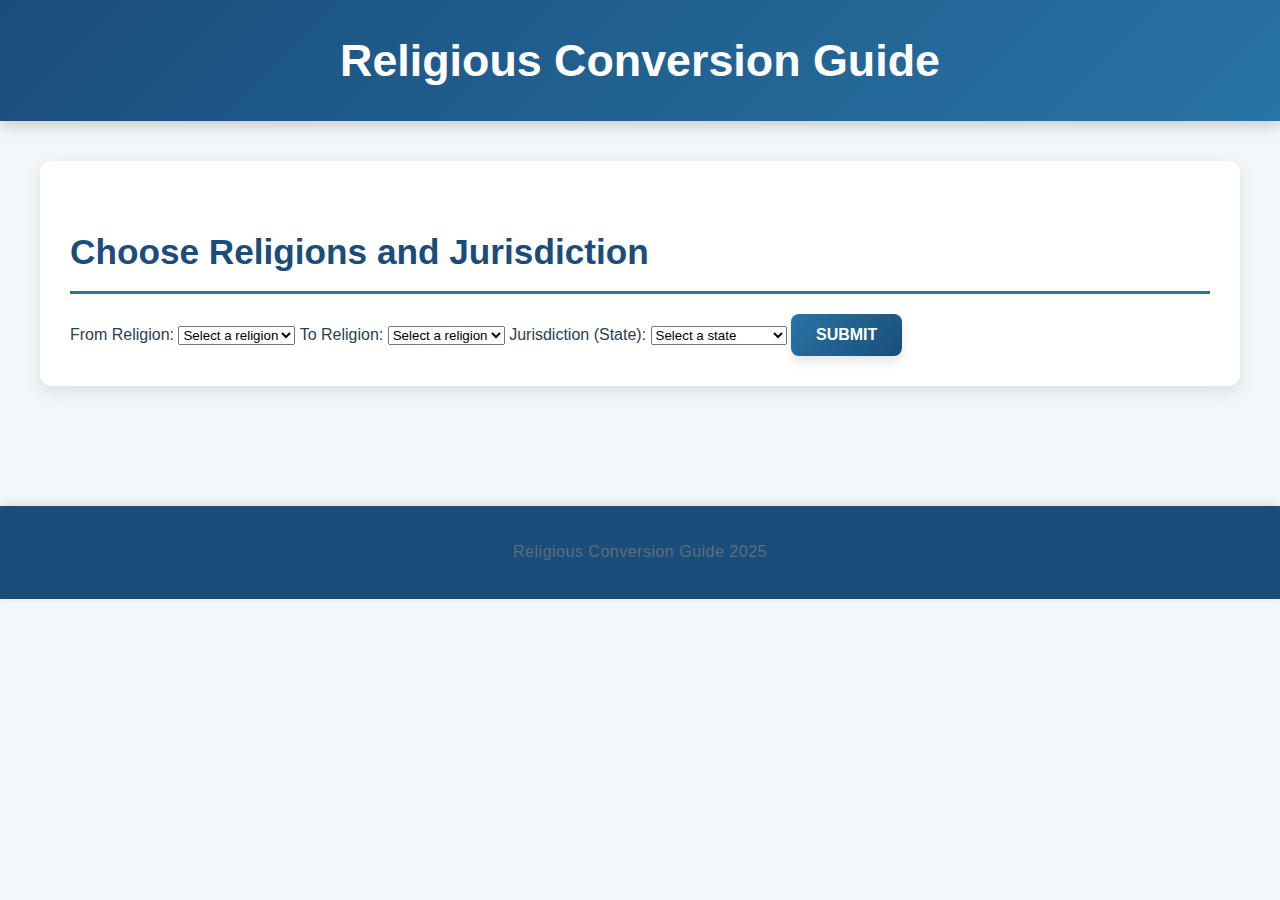
<file: second.html>
<!DOCTYPE html>
<html lang="en">
<head>
    <meta charset="UTF-8">
    <meta name="viewport" content="width=device-width, initial-scale=1.0">
    <title>Second Page</title>
    <link rel="stylesheet" href="styles.css">
</head>
<body>
    <header>
        <h1>Religious Conversion Guide</h1>
    </header>

    <main>
        <section>
            <h2>Choose Religions and Jurisdiction</h2>
            <form id="conversion-form">
                <label for="from-religion">From Religion:</label>
                <select id="from-religion" name="from-religion" required>
                    <option value="" disabled selected>Select a religion</option>
                    <option value="Hindu">Hindu</option>
                    <option value="Muslim">Muslim</option>
                    <option value="Christian">Christian</option>
                    <option value="Parsi">Sikh</option>
                </select>

                <label for="to-religion">To Religion:</label>
                <select id="to-religion" name="to-religion" required>
                    <option value="" disabled selected>Select a religion</option>
                    <option value="Hindu">Hindu</option>
                    <option value="Muslim">Muslim</option>
                    <option value="Christian">Christian</option>
                    <option value="Parsi">Parsi</option>
                </select>

                <label for="jurisdiction">Jurisdiction (State):</label>
                <select id="jurisdiction" name="jurisdiction" required>
                    <option value="" disabled selected>Select a state</option>
                    <option value="Uttar Pradesh">Uttar Pradesh</option>
                    <option value="Madhya Pradesh">Madhya Pradesh</option>
                    <option value="Gujarat">Gujarat</option>
                    <option value="Uttarakhand">Uttarakhand</option>
                    <option value="Himachal Pradesh">Himachal Pradesh</option>
                    <option value="Jharkhand">Jharkhand</option>
                    <option value="Chhattisgarh">Chhattisgarh</option>
                    <option value="Haryana">Haryana</option>
                    <option value="Karnataka">Karnataka</option>
                    <option value="Arunachal Pradesh">Arunachal Pradesh</option>
                    <option value="Rajasthan">Rajasthan</option>
                    <option value="Odisha">Odisha</option>
                    <option value="Other">Other</option>
                </select>

                <button id="submit-btn" type="submit">Submit</button>
            </form>
        </section>
    </main>

    <footer>
        <p>Religious Conversion Guide 2025</p>
    </footer>

    <script src="script.js"></script>
</body>
</html>
</file>
<file: styles.css>
/* General Styling */
body {
    font-family: 'Arial', sans-serif;
    line-height: 1.8;
    color: #2c3e50;
    background-color: #f4f7f9;
    margin: 0;
    padding: 0;
}

header {
    background: linear-gradient(135deg, #1a4d7a, #2874a6);
    color: #ffffff;
    padding: 20px 0;
    text-align: center;
    box-shadow: 0 4px 15px rgba(0, 0, 0, 0.2);
}

header h1 {
    font-size: 2.8rem;
    margin: 0;
    font-weight: bold;
}

main {
    padding: 40px 20px;
    max-width: 1200px;
    margin: auto;
}

section {
    margin-bottom: 40px;
    background: #ffffff;
    padding: 30px;
    border-radius: 12px;
    box-shadow: 0 6px 18px rgba(0, 0, 0, 0.1);
    transition: transform 0.3s ease, box-shadow 0.3s ease;
}

section:hover {
    transform: translateY(-5px);
    box-shadow: 0 8px 24px rgba(0, 0, 0, 0.15);
}

h2 {
    color: #1a4d7a;
    font-size: 2.2rem;
    border-bottom: 3px solid #2874a6;
    padding-bottom: 8px;
    margin-bottom: 20px;
    font-weight: bold;
}

h3 {
    color: #2874a6;
    font-size: 1.7rem;
    margin-bottom: 12px;
    font-weight: bold;
}

h4 {
    font-size: 1.4rem;
    color: #34495e;
    margin-bottom: 10px;
    font-weight: bold;
}

p {
    margin: 12px 0;
    font-size: 1rem;
    color: #5d6d7e;
}

ul {
    list-style-type: disc;
    margin-left: 25px;
}

li {
    margin: 8px 0;
    color: #34495e;
}

blockquote {
    margin: 20px 0;
    padding: 20px;
    background: #ecf0f1;
    border-left: 5px solid #2874a6;
    font-style: italic;
    font-size: 1rem;
    color: #34495e;
    border-radius: 8px;
}

/* Button Styling */
button {
    padding: 12px 25px;
    background: linear-gradient(135deg, #2874a6, #1a4d7a);
    color: white;
    border: none;
    border-radius: 8px;
    font-size: 1rem;
    cursor: pointer;
    font-weight: bold;
    transition: all 0.3s ease;
    box-shadow: 0 6px 12px rgba(0, 0, 0, 0.1);
    text-transform: uppercase;
}

button:hover {
    background: linear-gradient(135deg, #1a4d7a, #145374);
    box-shadow: 0 8px 16px rgba(0, 0, 0, 0.2);
    transform: translateY(-3px);
}

button:active {
    background: #145374;
    transform: translateY(0);
    box-shadow: 0 4px 10px rgba(0, 0, 0, 0.1);
}

.custom-btn {
    background-color: #6c5ce7; /* Vibrant Purple */
    color: white; /* White text */
    border: none; /* Remove borders */
    padding: 12px 30px; /* Add padding */
    font-size: 1rem; /* Increase font size */
    font-family: 'Arial', sans-serif; /* Font style */
    border-radius: 8px; /* Rounded corners */
    cursor: pointer; /* Pointer cursor on hover */
    font-weight: bold;
    transition: background-color 0.3s ease, transform 0.3s ease, box-shadow 0.3s ease; /* Smooth hover effect */
    box-shadow: 0 6px 12px rgba(0, 0, 0, 0.1); /* Subtle shadow */
}

.custom-btn:hover {
    background-color: #5a4cd4; /* Darker purple on hover */
    transform: scale(1.05); /* Slightly enlarge button on hover */
    box-shadow: 0 8px 18px rgba(0, 0, 0, 0.15);
}

.custom-btn:active {
    background-color: #4834b0; /* Dark purple on click */
    transform: scale(1); /* Reset scale on click */
}

/* Footer Styling */
footer {
    text-align: center;
    padding: 20px 0;
    background: #1a4d7a;
    color: white;
    margin-top: 40px;
    font-size: 0.9rem;
    letter-spacing: 0.5px;
    box-shadow: 0 -2px 10px rgba(0, 0, 0, 0.1);
}
</file>
